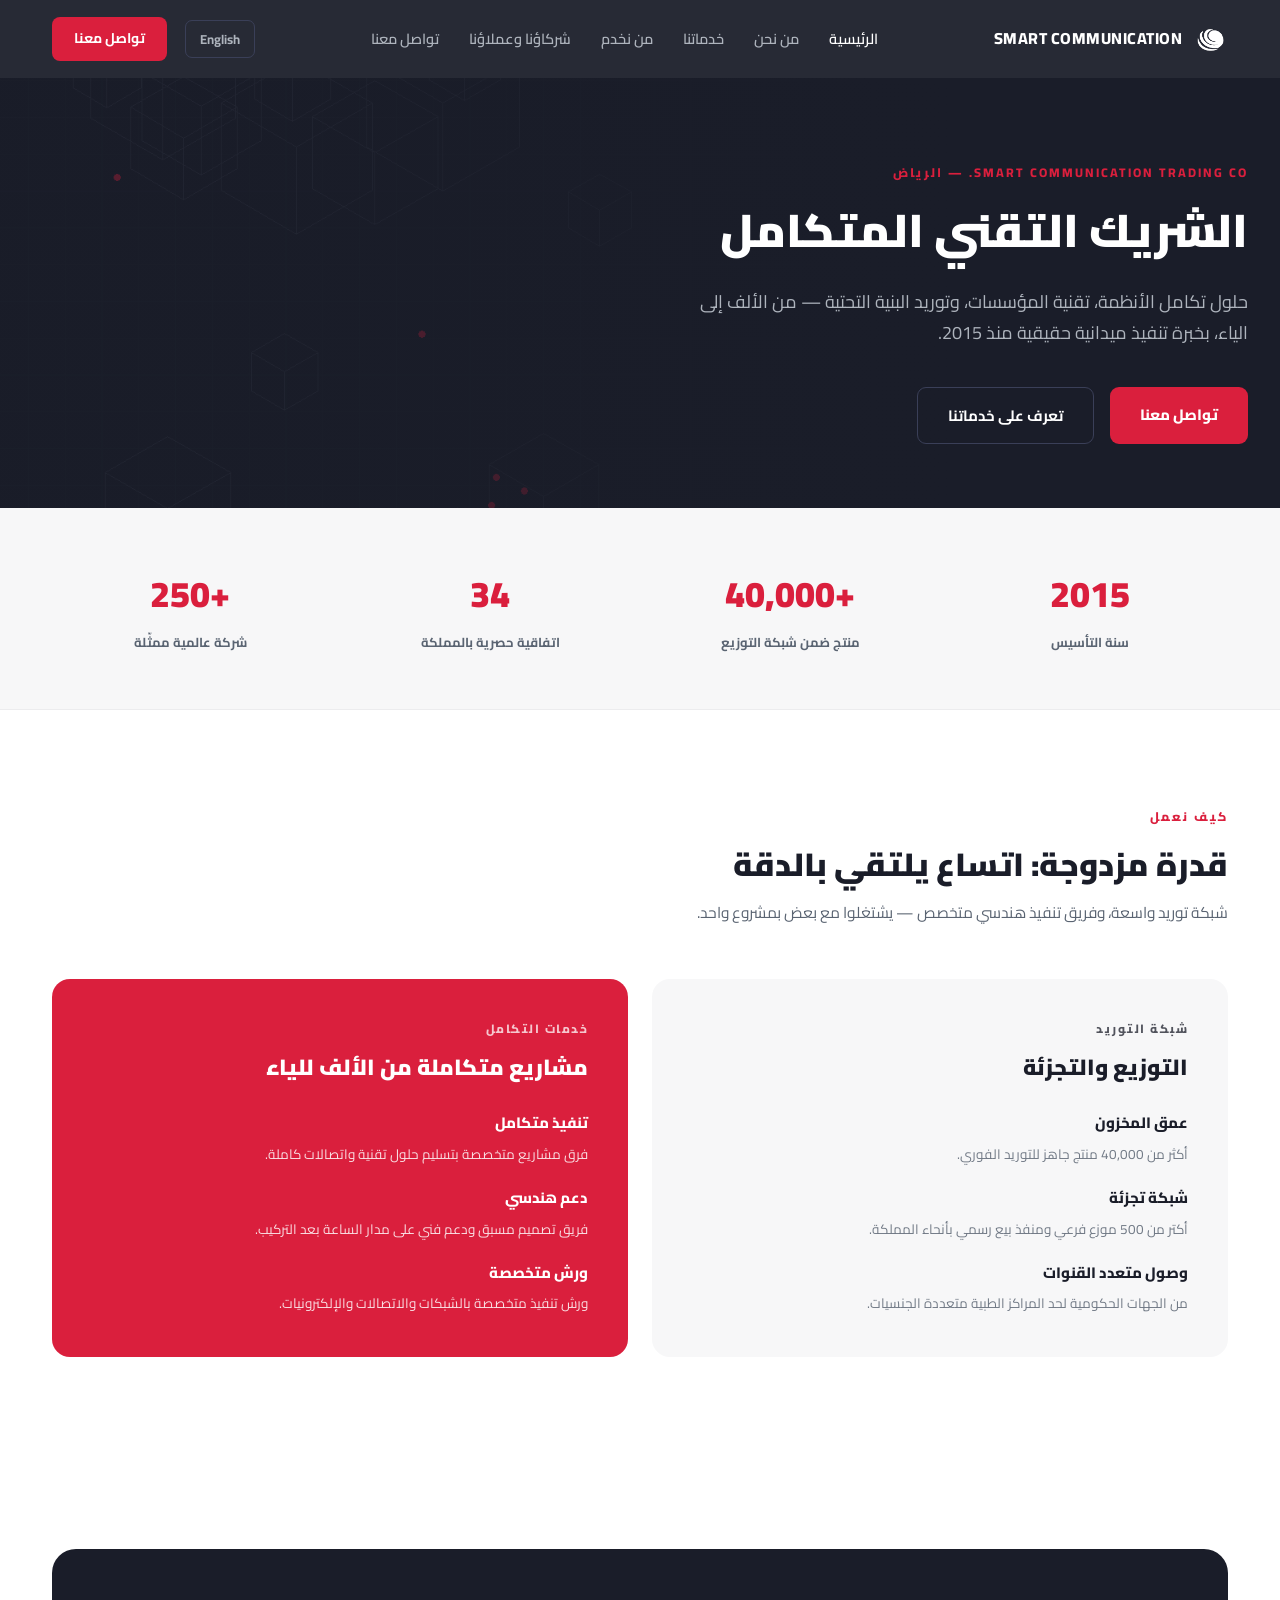
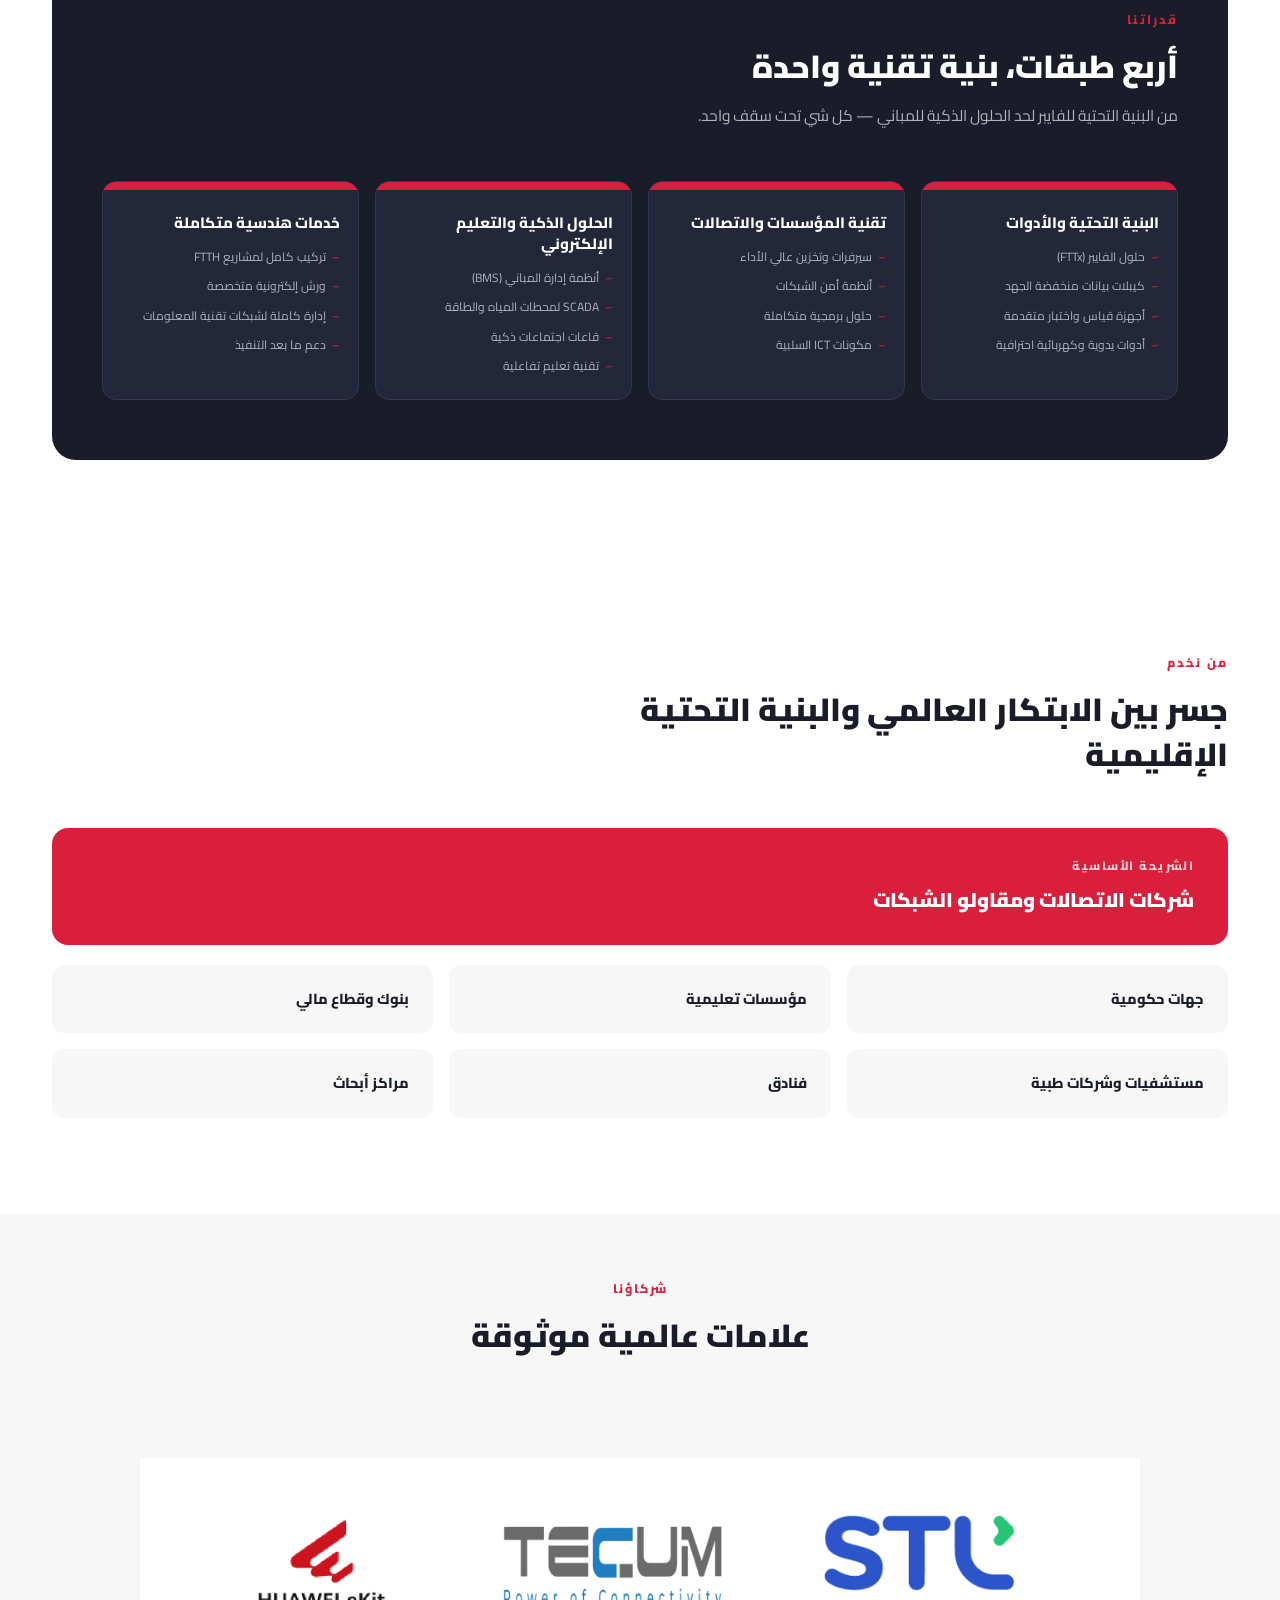
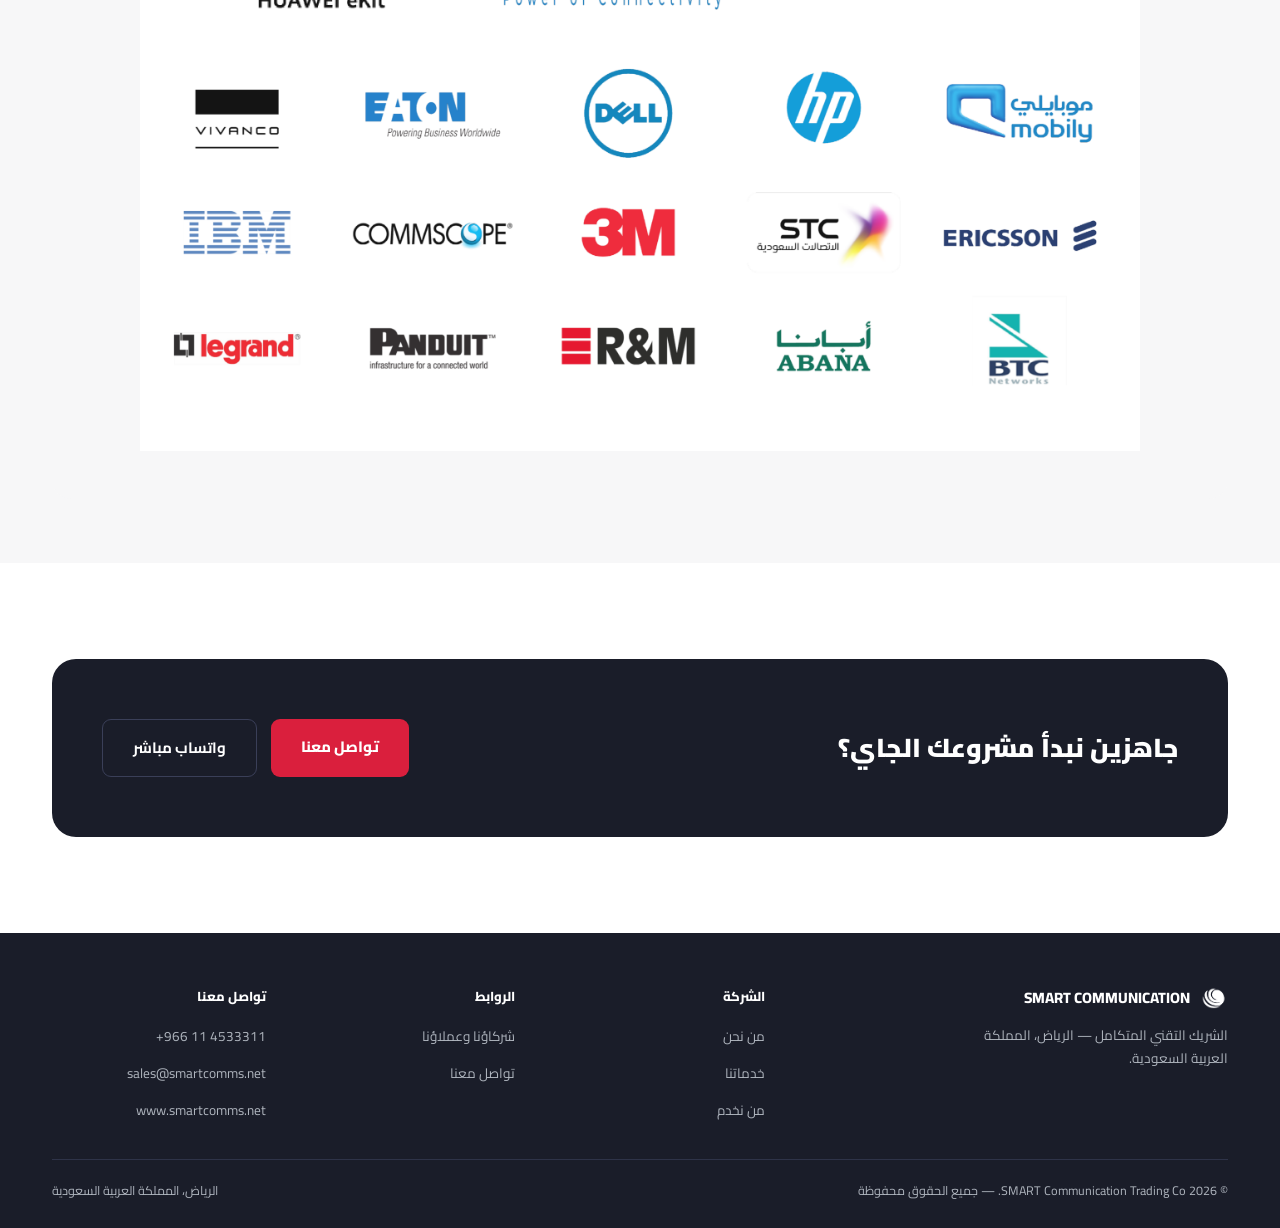
<file: index.html>
<!DOCTYPE html>
<html lang="ar" dir="rtl">
<head>
<meta charset="UTF-8">
<meta name="viewport" content="width=device-width, initial-scale=1.0">
<title>SMART Communication — الشريك التقني المتكامل </title>
<link rel="stylesheet" href="assets/styles.css">
 
</head>
<body>
<header>
  <div class="container nav-wrap">
    <a href="index.html" class="brand">
      <img src="assets/logo_white.png" alt="SMART Communication">
      <span class="brand-text">SMART COMMUNICATION</span>
    </a>
    <nav><ul><li><a href="index.html" class="active">الرئيسية</a></li><li><a href="about.html" class="">من نحن</a></li><li><a href="services.html" class="">خدماتنا</a></li><li><a href="who-we-serve.html" class="">من نخدم</a></li><li><a href="partners.html" class="">شركاؤنا وعملاؤنا</a></li><li><a href="contact.html" class="">تواصل معنا</a></li></ul></nav>
    <div class="nav-right">
      <a href="en/index.html" class="lang-switch">English</a>
      <a href="contact.html" class="nav-cta">تواصل معنا</a>
    </div>
  </div>
</header>

<section class="hero">
  <div class="hero-bg" style="background-image:url('assets/blueprint_bg_rtl.png')"></div>
  <div class="page-hero-fade-rtl"></div>
  <div class="container hero-inner">
    <span class="eyebrow">SMART COMMUNICATION TRADING CO. — الرياض</span>
    <h1>الشريك التقني المتكامل<br></h1>
    <p>حلول تكامل الأنظمة، تقنية المؤسسات، وتوريد البنية التحتية — من الألف إلى الياء، بخبرة تنفيذ ميدانية حقيقية منذ 2015.</p>
    <div class="hero-actions">
      <a href="contact.html" class="btn-primary">تواصل معنا</a>
      <a href="services.html" class="btn-secondary">تعرف على خدماتنا</a>
    </div>
  </div>
</section>

<div class="stats"><div class="container stats-grid"><div><div class="stat-num">2015</div><div class="stat-label">سنة التأسيس</div></div><div><div class="stat-num">+40,000</div><div class="stat-label">منتج ضمن شبكة التوزيع</div></div><div><div class="stat-num">34</div><div class="stat-label">اتفاقية حصرية بالمملكة</div></div><div><div class="stat-num">+250</div><div class="stat-label">شركة عالمية ممثّلة</div></div></div></div>

<section>
  <div class="container">
    <div class="section-head">
      <span class="section-eyebrow">كيف نعمل</span>
      <h2>قدرة مزدوجة: اتساع يلتقي بالدقة</h2>
      <p>شبكة توريد واسعة، وفريق تنفيذ هندسي متخصص — يشتغلوا مع بعض بمشروع واحد.</p>
    </div>
    <div class="engines">
      <div class="engine-card supply">
        <span class="engine-label">شبكة التوريد</span>
        <h3>التوزيع والتجزئة</h3>
        <ul><li><b>عمق المخزون</b><span>أكثر من 40,000 منتج جاهز للتوريد الفوري.</span></li><li><b>شبكة تجزئة</b><span>أكتر من 500 موزع فرعي ومنفذ بيع رسمي بأنحاء المملكة.</span></li><li><b>وصول متعدد القنوات</b><span>من الجهات الحكومية لحد المراكز الطبية متعددة الجنسيات.</span></li></ul>
      </div>
      <div class="engine-card integration">
        <span class="engine-label">خدمات التكامل</span>
        <h3>مشاريع متكاملة من الألف للياء</h3>
        <ul><li><b>تنفيذ متكامل</b><span>فرق مشاريع متخصصة بتسليم حلول تقنية واتصالات كاملة.</span></li><li><b>دعم هندسي</b><span>فريق تصميم مسبق ودعم فني على مدار الساعة بعد التركيب.</span></li><li><b>ورش متخصصة</b><span>ورش تنفيذ متخصصة بالشبكات والاتصالات والإلكترونيات.</span></li></ul>
      </div>
    </div>
  </div>
</section>

<section>
  <div class="container">
    <div class="stack-wrap">
      <div class="section-head">
        <span class="section-eyebrow">قدراتنا</span>
        <h2>أربع طبقات، بنية تقنية واحدة</h2>
        <p>من البنية التحتية للفايبر لحد الحلول الذكية للمباني — كل شي تحت سقف واحد.</p>
      </div>
      <div class="stack-grid"><div class="stack-col"><div class="stack-cap"></div><div class="stack-body"><h4>البنية التحتية والأدوات</h4><ul><li>حلول الفايبر (FTTx)</li><li>كيبلات بيانات منخفضة الجهد</li><li>أجهزة قياس واختبار متقدمة</li><li>أدوات يدوية وكهربائية احترافية</li></ul></div></div><div class="stack-col"><div class="stack-cap"></div><div class="stack-body"><h4>تقنية المؤسسات والاتصالات</h4><ul><li>سيرفرات وتخزين عالي الأداء</li><li>أنظمة أمن الشبكات</li><li>حلول برمجية متكاملة</li><li>مكونات ICT السلبية</li></ul></div></div><div class="stack-col"><div class="stack-cap"></div><div class="stack-body"><h4>الحلول الذكية والتعليم الإلكتروني</h4><ul><li>أنظمة إدارة المباني (BMS)</li><li>SCADA لمحطات المياه والطاقة</li><li>قاعات اجتماعات ذكية</li><li>تقنية تعليم تفاعلية</li></ul></div></div><div class="stack-col"><div class="stack-cap"></div><div class="stack-body"><h4>خدمات هندسية متكاملة</h4><ul><li>تركيب كامل لمشاريع FTTH</li><li>ورش إلكترونية متخصصة</li><li>إدارة كاملة لشبكات تقنية المعلومات</li><li>دعم ما بعد التنفيذ</li></ul></div></div></div>
    </div>
  </div>
</section>

<section>
  <div class="container">
    <div class="section-head">
      <span class="section-eyebrow">من نخدم</span>
      <h2>جسر بين الابتكار العالمي والبنية التحتية الإقليمية</h2>
    </div>
    <div class="serve-primary">
      <span>الشريحة الأساسية</span>
      <strong>شركات الاتصالات ومقاولو الشبكات</strong>
    </div>
    <div class="serve-grid"><div class="serve-item">جهات حكومية</div><div class="serve-item">مؤسسات تعليمية</div><div class="serve-item">بنوك وقطاع مالي</div><div class="serve-item">مستشفيات وشركات طبية</div><div class="serve-item">فنادق</div><div class="serve-item">مراكز أبحاث</div></div>
  </div>
</section>

<section class="tight" style="background:var(--paper);">
  <div class="container">
    <div class="section-head center">
      <span class="section-eyebrow">شركاؤنا</span>
      <h2>علامات عالمية موثوقة</h2>
    </div>
    <div class="logo-block"><img src="assets/partners_grid.png" alt="Partners"></div>
  </div>
</section>

<section>
  <div class="container">
    <div class="cta">
      <h2>جاهزين نبدأ مشروعك الجاي؟</h2>
      <div class="cta-actions">
        <a href="contact.html" class="btn-primary">تواصل معنا</a>
        <a href="https://wa.me/966114533311" class="btn-secondary">واتساب مباشر</a>
      </div>
    </div>
  </div>
</section>

<footer>
  <div class="container">
    <div class="footer-grid">
      <div>
        <div class="footer-brand"><img src="assets/logo_white.png" alt="logo"><span>SMART COMMUNICATION</span></div>
        <p style="font-size:13.5px; max-width:280px; color:var(--steel-light);">الشريك التقني المتكامل  — الرياض، المملكة العربية السعودية.</p>
      </div>
      <div class="footer-col">
        <h5>الشركة</h5>
        <ul>
          <li><a href="about.html">من نحن</a></li>
          <li><a href="services.html">خدماتنا</a></li>
          <li><a href="who-we-serve.html">من نخدم</a></li>
        </ul>
      </div>
      <div class="footer-col">
        <h5>الروابط</h5>
        <ul>
          <li><a href="partners.html">شركاؤنا وعملاؤنا</a></li>
          <li><a href="contact.html">تواصل معنا</a></li>
        </ul>
      </div>
      <div class="footer-col">
        <h5>تواصل معنا</h5>
        <ul>
          <li><a href="tel:+966114533311" dir="ltr" style="display:inline-block">+966 11 4533311</a></li>
          <li><a href="mailto:sales@smartcomms.net" dir="ltr" style="display:inline-block">sales@smartcomms.net</a></li>
          <li><a href="#" dir="ltr" style="display:inline-block">www.smartcomms.net</a></li>
        </ul>
      </div>
    </div>
    <div class="footer-bottom">
      <span>© 2026 SMART Communication Trading Co. — جميع الحقوق محفوظة</span>
      <span>الرياض، المملكة العربية السعودية</span>
    </div>
  </div>
</footer>
</body>
</html>
</file>
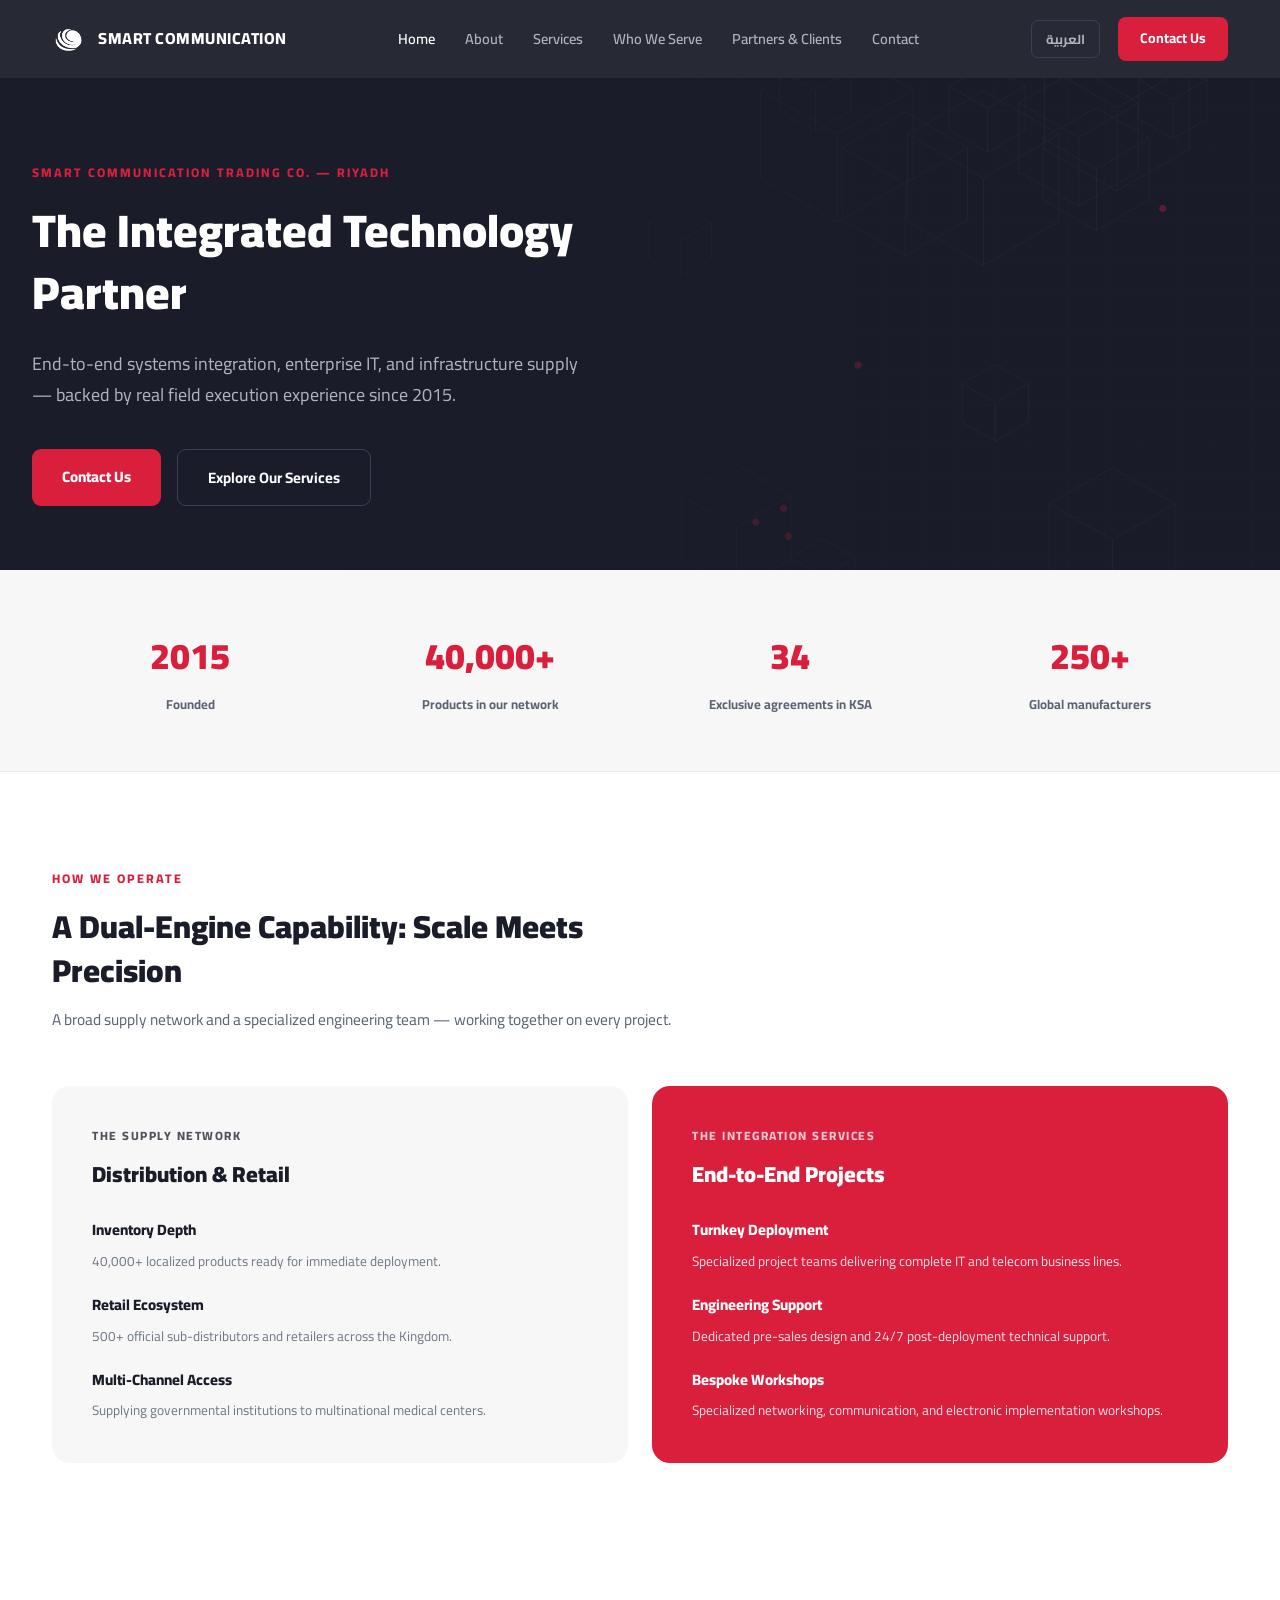
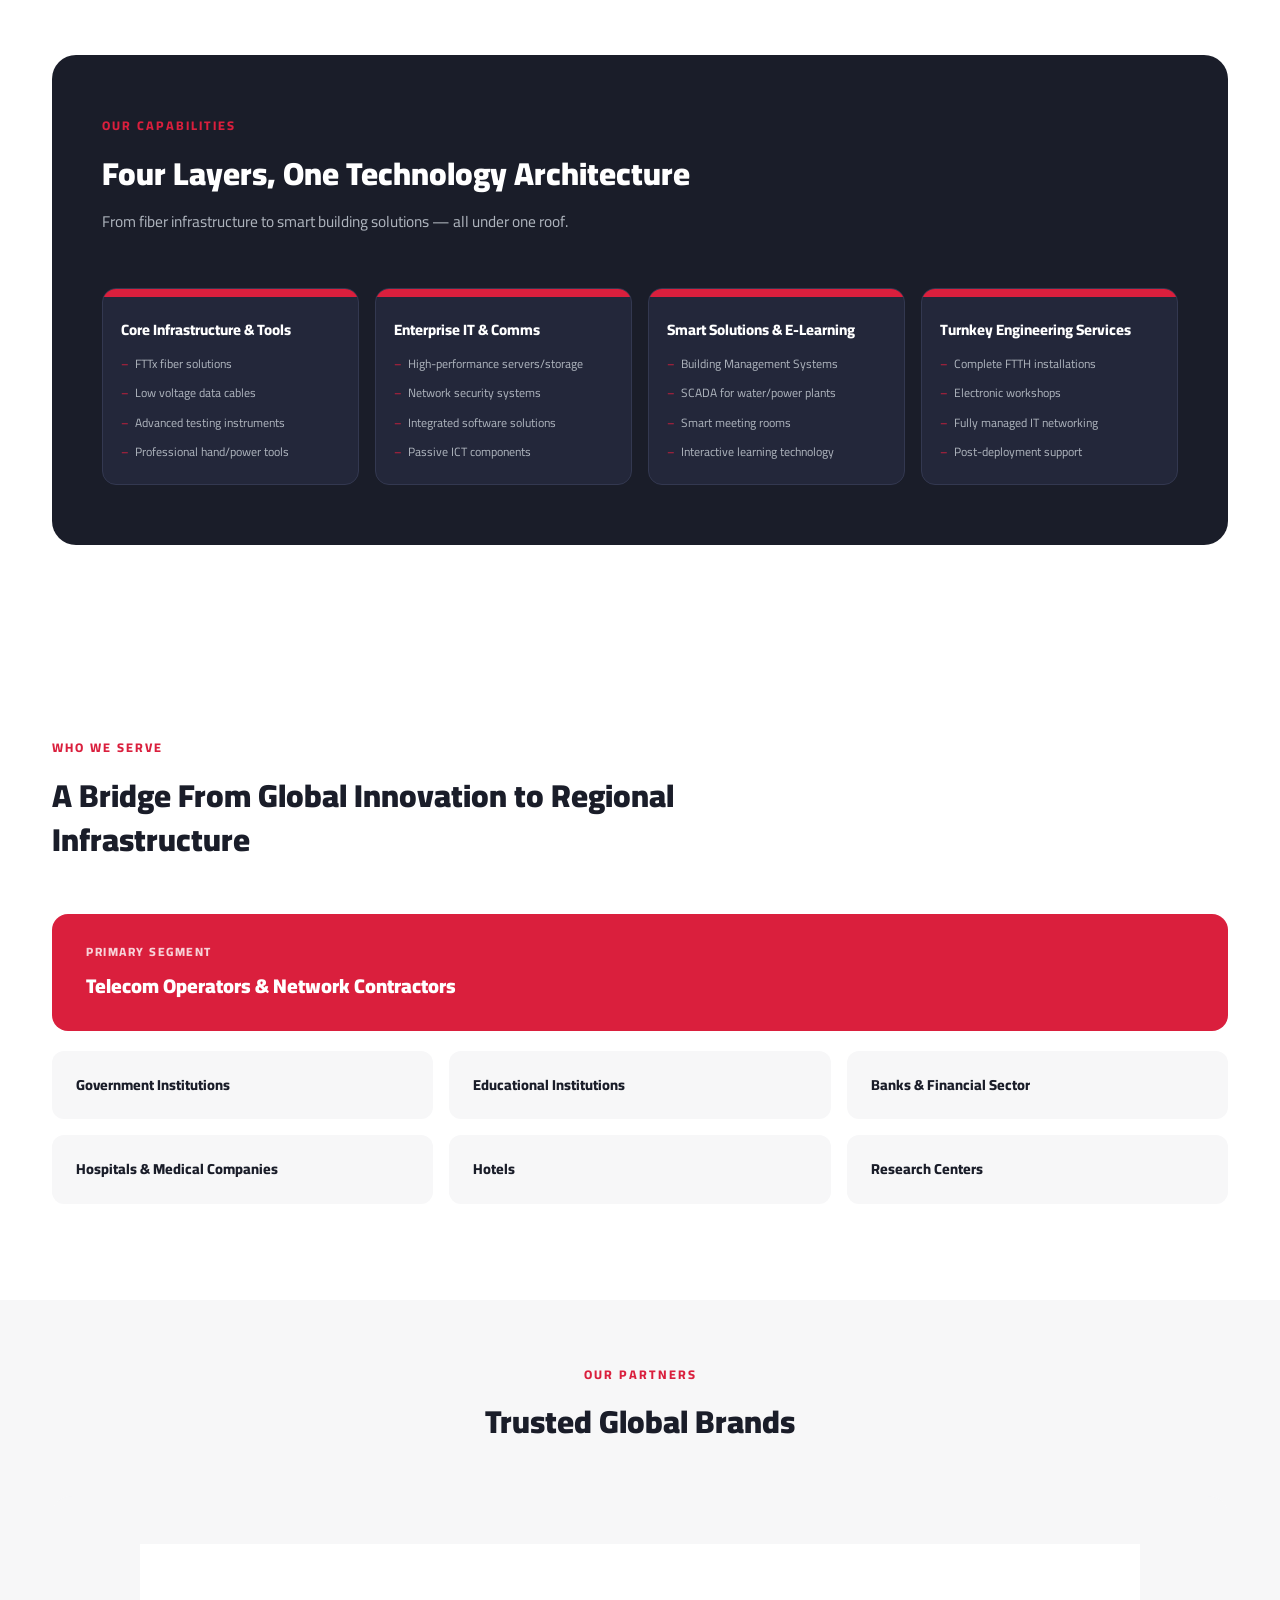
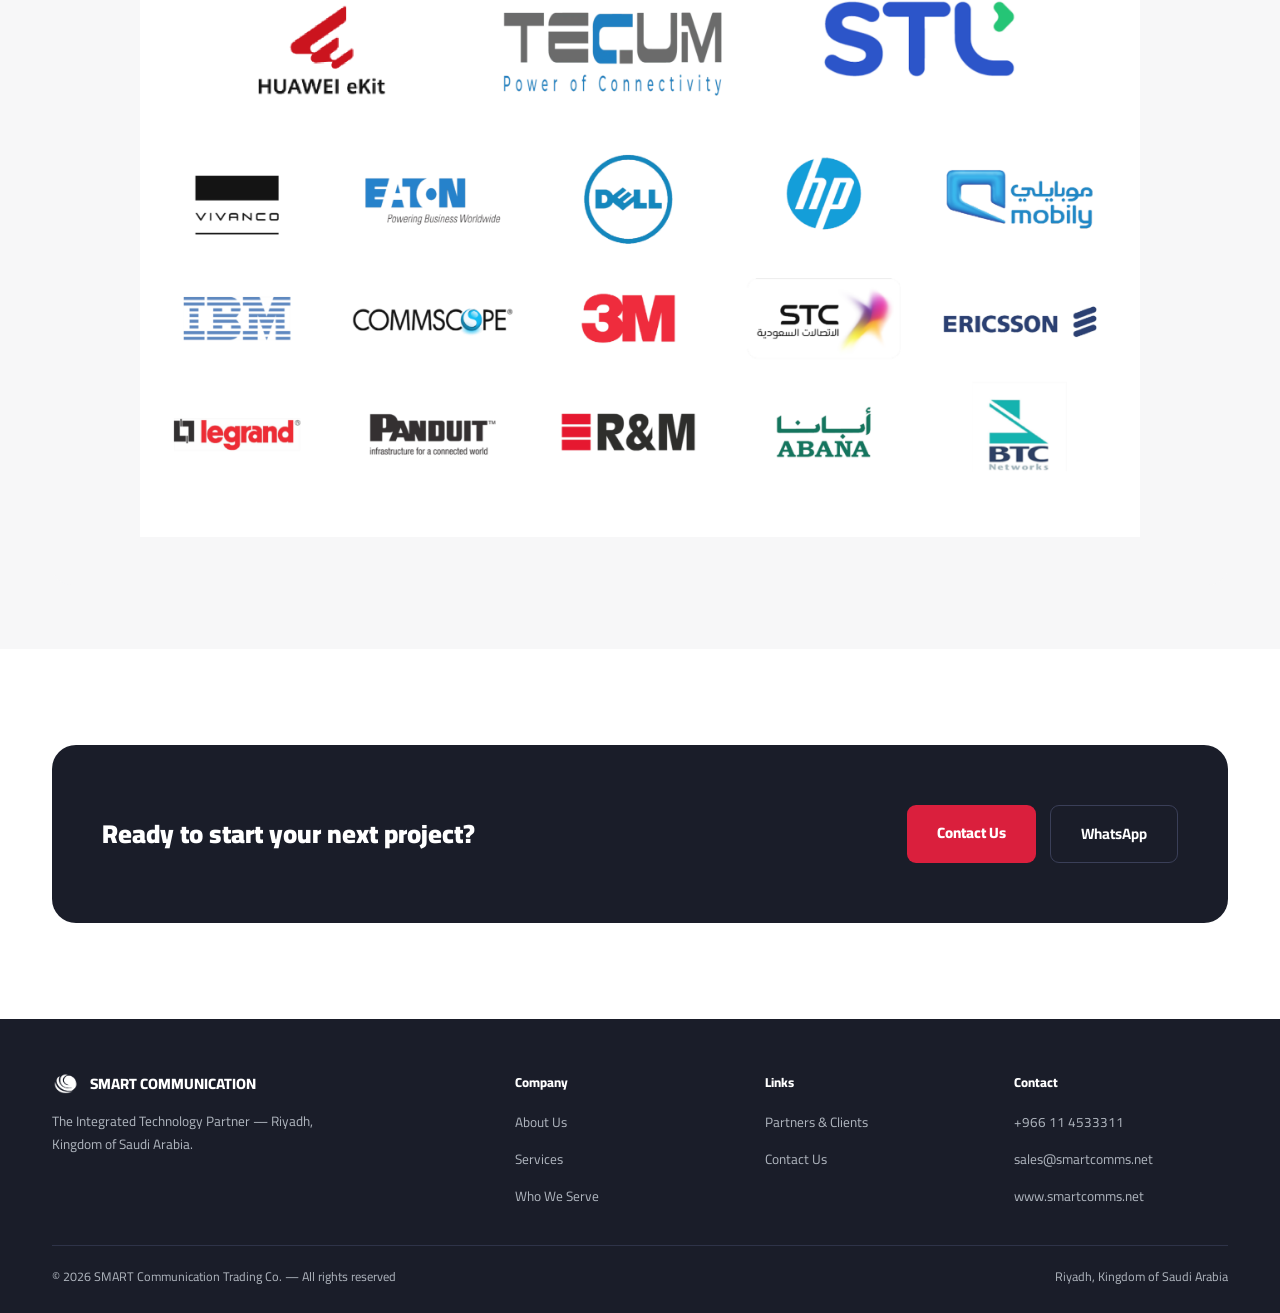
<file: en/index.html>
<!DOCTYPE html>
<html lang="en" dir="ltr">
<head>
<meta charset="UTF-8">
<meta name="viewport" content="width=device-width, initial-scale=1.0">
<title>SMART Communication — The Integrated Technology Partner  </title>
<link rel="stylesheet" href="../assets/styles.css">

</head>
<body>
<header>
  <div class="container nav-wrap">
    <a href="index.html" class="brand">
      <img src="../assets/logo_white.png" alt="SMART Communication">
      <span class="brand-text">SMART COMMUNICATION</span>
    </a>
    <nav><ul><li><a href="index.html" class="active">Home</a></li><li><a href="about.html" class="">About</a></li><li><a href="services.html" class="">Services</a></li><li><a href="who-we-serve.html" class="">Who We Serve</a></li><li><a href="partners.html" class="">Partners & Clients</a></li><li><a href="contact.html" class="">Contact</a></li></ul></nav>
    <div class="nav-right">
      <a href="../index.html" class="lang-switch">العربية</a>
      <a href="contact.html" class="nav-cta">Contact Us</a>
    </div>
  </div>
</header>

<section class="hero">
  <div class="hero-bg" style="background-image:url('../assets/blueprint_bg.png')"></div>
  <div class="page-hero-fade-ltr"></div>
  <div class="container hero-inner">
    <span class="eyebrow">SMART COMMUNICATION TRADING CO. — RIYADH</span>
    <h1>The Integrated Technology<br>Partner  </h1>
    <p>End-to-end systems integration, enterprise IT, and infrastructure supply — backed by real field execution experience since 2015.</p>
    <div class="hero-actions">
      <a href="contact.html" class="btn-primary">Contact Us</a>
      <a href="services.html" class="btn-secondary">Explore Our Services</a>
    </div>
  </div>
</section>

<div class="stats"><div class="container stats-grid"><div><div class="stat-num">2015</div><div class="stat-label">Founded</div></div><div><div class="stat-num">40,000+</div><div class="stat-label">Products in our network</div></div><div><div class="stat-num">34</div><div class="stat-label">Exclusive agreements in KSA</div></div><div><div class="stat-num">250+</div><div class="stat-label">Global manufacturers</div></div></div></div>

<section>
  <div class="container">
    <div class="section-head">
      <span class="section-eyebrow">How We Operate</span>
      <h2>A Dual-Engine Capability: Scale Meets Precision</h2>
      <p>A broad supply network and a specialized engineering team — working together on every project.</p>
    </div>
    <div class="engines">
      <div class="engine-card supply">
        <span class="engine-label">THE SUPPLY NETWORK</span>
        <h3>Distribution & Retail</h3>
        <ul><li><b>Inventory Depth</b><span>40,000+ localized products ready for immediate deployment.</span></li><li><b>Retail Ecosystem</b><span>500+ official sub-distributors and retailers across the Kingdom.</span></li><li><b>Multi-Channel Access</b><span>Supplying governmental institutions to multinational medical centers.</span></li></ul>
      </div>
      <div class="engine-card integration">
        <span class="engine-label">THE INTEGRATION SERVICES</span>
        <h3>End-to-End Projects</h3>
        <ul><li><b>Turnkey Deployment</b><span>Specialized project teams delivering complete IT and telecom business lines.</span></li><li><b>Engineering Support</b><span>Dedicated pre-sales design and 24/7 post-deployment technical support.</span></li><li><b>Bespoke Workshops</b><span>Specialized networking, communication, and electronic implementation workshops.</span></li></ul>
      </div>
    </div>
  </div>
</section>

<section>
  <div class="container">
    <div class="stack-wrap">
      <div class="section-head">
        <span class="section-eyebrow">Our Capabilities</span>
        <h2>Four Layers, One Technology Architecture</h2>
        <p>From fiber infrastructure to smart building solutions — all under one roof.</p>
      </div>
      <div class="stack-grid"><div class="stack-col"><div class="stack-cap"></div><div class="stack-body"><h4>Core Infrastructure & Tools</h4><ul><li>FTTx fiber solutions</li><li>Low voltage data cables</li><li>Advanced testing instruments</li><li>Professional hand/power tools</li></ul></div></div><div class="stack-col"><div class="stack-cap"></div><div class="stack-body"><h4>Enterprise IT & Comms</h4><ul><li>High-performance servers/storage</li><li>Network security systems</li><li>Integrated software solutions</li><li>Passive ICT components</li></ul></div></div><div class="stack-col"><div class="stack-cap"></div><div class="stack-body"><h4>Smart Solutions & E-Learning</h4><ul><li>Building Management Systems</li><li>SCADA for water/power plants</li><li>Smart meeting rooms</li><li>Interactive learning technology</li></ul></div></div><div class="stack-col"><div class="stack-cap"></div><div class="stack-body"><h4>Turnkey Engineering Services</h4><ul><li>Complete FTTH installations</li><li>Electronic workshops</li><li>Fully managed IT networking</li><li>Post-deployment support</li></ul></div></div></div>
    </div>
  </div>
</section>

<section>
  <div class="container">
    <div class="section-head">
      <span class="section-eyebrow">Who We Serve</span>
      <h2>A Bridge From Global Innovation to Regional Infrastructure</h2>
    </div>
    <div class="serve-primary">
      <span>PRIMARY SEGMENT</span>
      <strong>Telecom Operators & Network Contractors</strong>
    </div>
    <div class="serve-grid"><div class="serve-item">Government Institutions</div><div class="serve-item">Educational Institutions</div><div class="serve-item">Banks & Financial Sector</div><div class="serve-item">Hospitals & Medical Companies</div><div class="serve-item">Hotels</div><div class="serve-item">Research Centers</div></div>
  </div>
</section>

<section class="tight" style="background:var(--paper);">
  <div class="container">
    <div class="section-head center">
      <span class="section-eyebrow">Our Partners</span>
      <h2>Trusted Global Brands</h2>
    </div>
    <div class="logo-block"><img src="../assets/partners_grid.png" alt="Partners"></div>
  </div>
</section>

<section>
  <div class="container">
    <div class="cta">
      <h2>Ready to start your next project?</h2>
      <div class="cta-actions">
        <a href="contact.html" class="btn-primary">Contact Us</a>
        <a href="https://wa.me/966114533311" class="btn-secondary">WhatsApp</a>
      </div>
    </div>
  </div>
</section>

<footer>
  <div class="container">
    <div class="footer-grid">
      <div>
        <div class="footer-brand"><img src="../assets/logo_white.png" alt="logo"><span>SMART COMMUNICATION</span></div>
        <p style="font-size:13.5px; max-width:280px; color:var(--steel-light);">The Integrated Technology Partner   — Riyadh, Kingdom of Saudi Arabia.</p>
      </div>
      <div class="footer-col">
        <h5>Company</h5>
        <ul>
          <li><a href="about.html">About Us</a></li>
          <li><a href="services.html">Services</a></li>
          <li><a href="who-we-serve.html">Who We Serve</a></li>
        </ul>
      </div>
      <div class="footer-col">
        <h5>Links</h5>
        <ul>
          <li><a href="partners.html">Partners & Clients</a></li>
          <li><a href="contact.html">Contact Us</a></li>
        </ul>
      </div>
      <div class="footer-col">
        <h5>Contact</h5>
        <ul>
          <li><a href="tel:+966114533311" dir="ltr" style="display:inline-block">+966 11 4533311</a></li>
          <li><a href="mailto:sales@smartcomms.net" dir="ltr" style="display:inline-block">sales@smartcomms.net</a></li>
          <li><a href="#" dir="ltr" style="display:inline-block">www.smartcomms.net</a></li>
        </ul>
      </div>
    </div>
    <div class="footer-bottom">
      <span>© 2026 SMART Communication Trading Co. — All rights reserved</span>
      <span>Riyadh, Kingdom of Saudi Arabia</span>
    </div>
  </div>
</footer>
</body>
</html>
</file>
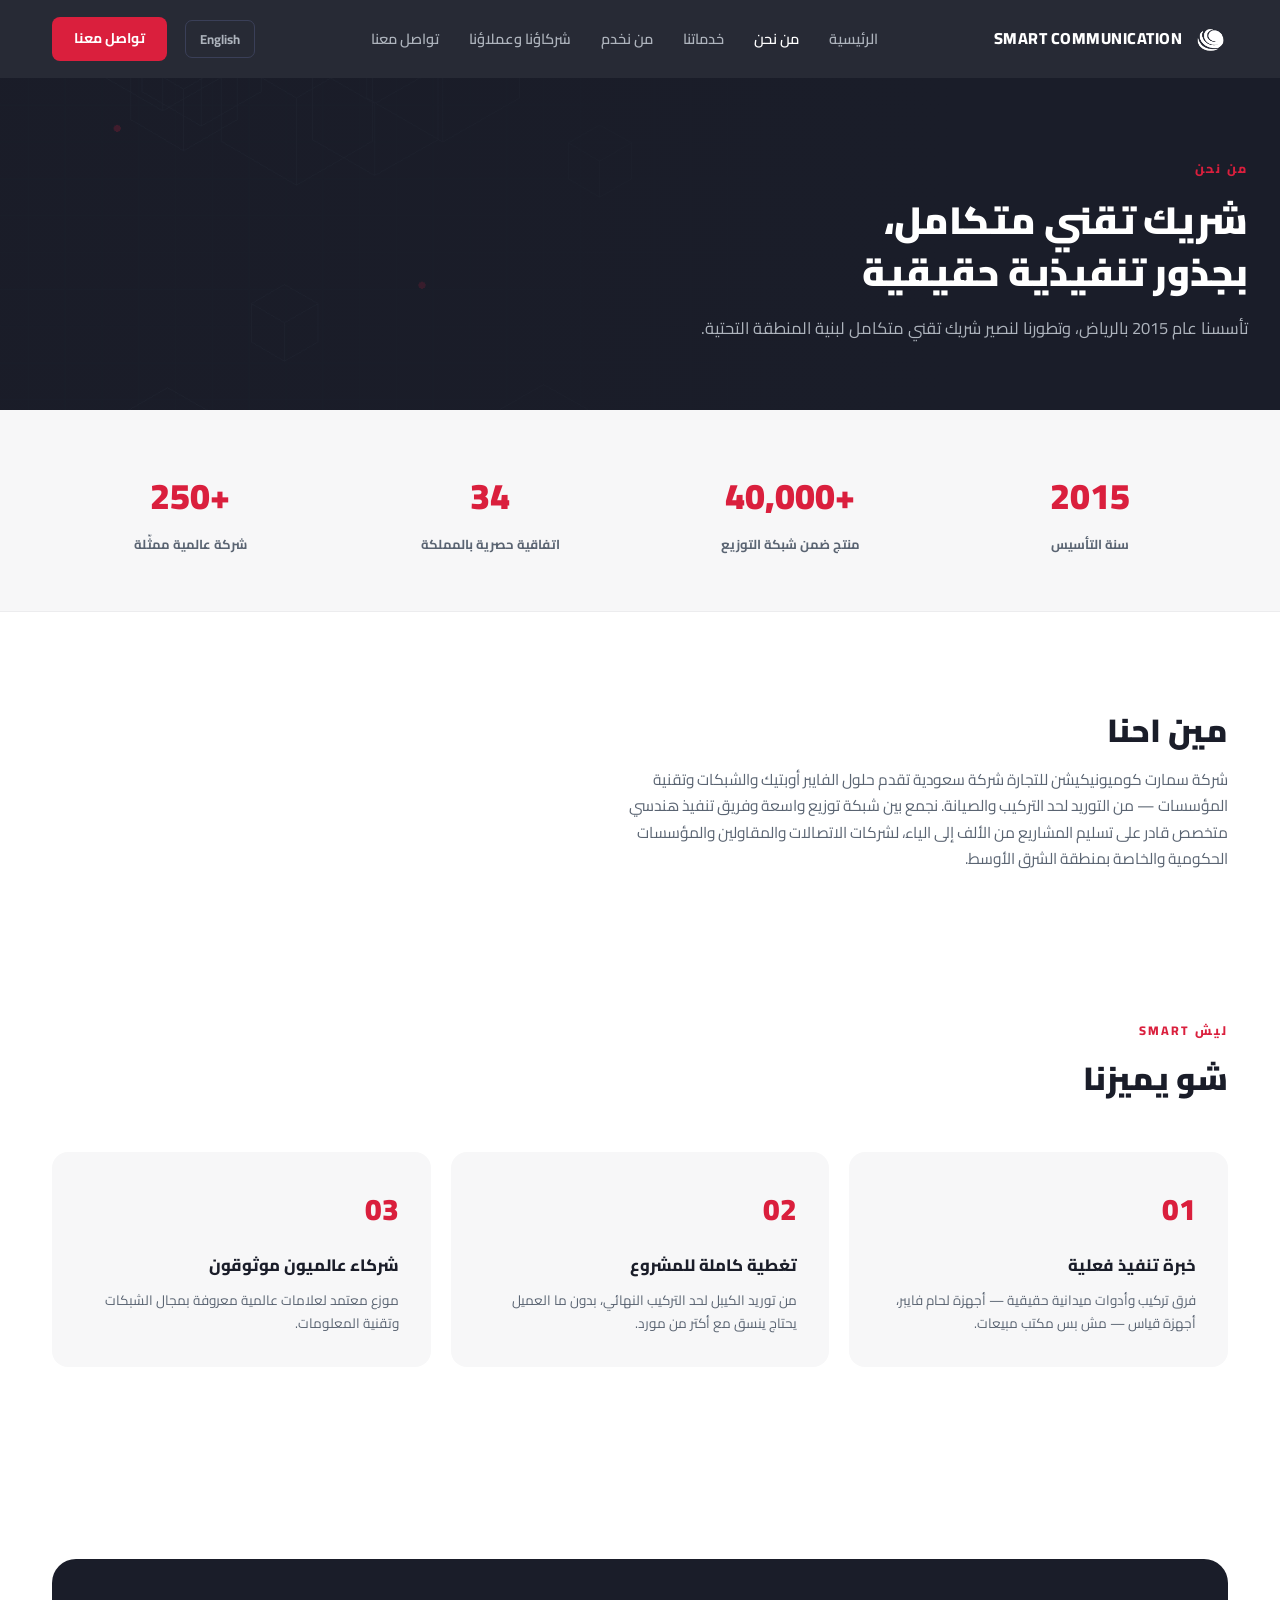
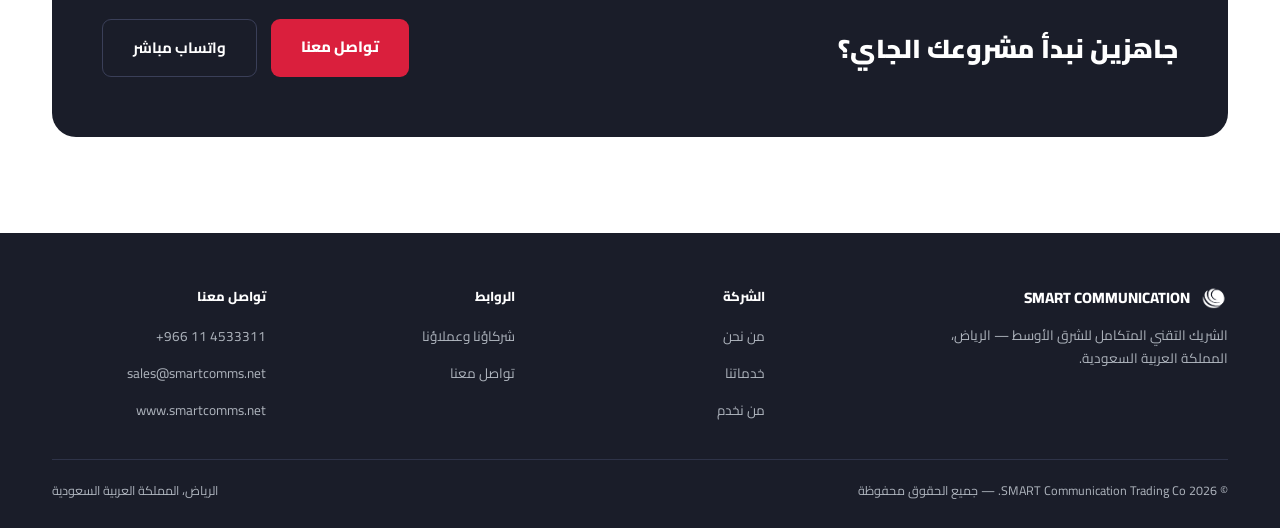
<file: about.html>
<!DOCTYPE html>
<html lang="ar" dir="rtl">
<head>
<meta charset="UTF-8">
<meta name="viewport" content="width=device-width, initial-scale=1.0">
<title>من نحن — SMART Communication</title>
<link rel="stylesheet" href="assets/styles.css">

</head>
<body>
<header>
  <div class="container nav-wrap">
    <a href="index.html" class="brand">
      <img src="assets/logo_white.png" alt="SMART Communication">
      <span class="brand-text">SMART COMMUNICATION</span>
    </a>
    <nav><ul><li><a href="index.html" class="">الرئيسية</a></li><li><a href="about.html" class="active">من نحن</a></li><li><a href="services.html" class="">خدماتنا</a></li><li><a href="who-we-serve.html" class="">من نخدم</a></li><li><a href="partners.html" class="">شركاؤنا وعملاؤنا</a></li><li><a href="contact.html" class="">تواصل معنا</a></li></ul></nav>
    <div class="nav-right">
      <a href="en/about.html" class="lang-switch">English</a>
      <a href="contact.html" class="nav-cta">تواصل معنا</a>
    </div>
  </div>
</header>

<section class="page-hero">
  <div class="page-hero-bg" style="background-image:url('assets/blueprint_bg_rtl.png')"></div>
  <div class="page-hero-fade-rtl"></div>
  <div class="container page-hero-inner">
    <span class="eyebrow">من نحن</span>
    <h1>شريك تقني متكامل،<br>بجذور تنفيذية حقيقية</h1>
    <p>تأسسنا عام 2015 بالرياض، وتطورنا لنصير شريك تقني متكامل لبنية المنطقة التحتية.</p>
  </div>
</section>

<div class="stats"><div class="container stats-grid"><div><div class="stat-num">2015</div><div class="stat-label">سنة التأسيس</div></div><div><div class="stat-num">+40,000</div><div class="stat-label">منتج ضمن شبكة التوزيع</div></div><div><div class="stat-num">34</div><div class="stat-label">اتفاقية حصرية بالمملكة</div></div><div><div class="stat-num">+250</div><div class="stat-label">شركة عالمية ممثّلة</div></div></div></div>

<section>
  <div class="container">
    <div class="section-head">
      <h2>مين احنا</h2>
      <p>شركة سمارت كوميونيكيشن للتجارة شركة سعودية تقدم حلول الفايبر أوبتيك والشبكات وتقنية المؤسسات — من التوريد لحد التركيب والصيانة. نجمع بين شبكة توزيع واسعة وفريق تنفيذ هندسي متخصص قادر على تسليم المشاريع من الألف إلى الياء، لشركات الاتصالات والمقاولين والمؤسسات الحكومية والخاصة بمنطقة الشرق الأوسط.</p>
    </div>
  </div>
</section>

<section style="padding-top:0;">
  <div class="container">
    <div class="section-head">
      <span class="section-eyebrow">ليش SMART</span>
      <h2>شو يميزنا</h2>
    </div>
    <div class="pillars"><div class="pillar"><div class="num">01</div><h4>خبرة تنفيذ فعلية</h4><p>فرق تركيب وأدوات ميدانية حقيقية — أجهزة لحام فايبر، أجهزة قياس — مش بس مكتب مبيعات.</p></div><div class="pillar"><div class="num">02</div><h4>تغطية كاملة للمشروع</h4><p>من توريد الكيبل لحد التركيب النهائي، بدون ما العميل يحتاج ينسق مع أكتر من مورد.</p></div><div class="pillar"><div class="num">03</div><h4>شركاء عالميون موثوقون</h4><p>موزع معتمد لعلامات عالمية معروفة بمجال الشبكات وتقنية المعلومات.</p></div></div>
  </div>
</section>

<section>
  <div class="container">
    <div class="cta">
      <h2>جاهزين نبدأ مشروعك الجاي؟</h2>
      <div class="cta-actions">
        <a href="contact.html" class="btn-primary">تواصل معنا</a>
        <a href="https://wa.me/966114533311" class="btn-secondary">واتساب مباشر</a>
      </div>
    </div>
  </div>
</section>

<footer>
  <div class="container">
    <div class="footer-grid">
      <div>
        <div class="footer-brand"><img src="assets/logo_white.png" alt="logo"><span>SMART COMMUNICATION</span></div>
        <p style="font-size:13.5px; max-width:280px; color:var(--steel-light);">الشريك التقني المتكامل للشرق الأوسط — الرياض، المملكة العربية السعودية.</p>
      </div>
      <div class="footer-col">
        <h5>الشركة</h5>
        <ul>
          <li><a href="about.html">من نحن</a></li>
          <li><a href="services.html">خدماتنا</a></li>
          <li><a href="who-we-serve.html">من نخدم</a></li>
        </ul>
      </div>
      <div class="footer-col">
        <h5>الروابط</h5>
        <ul>
          <li><a href="partners.html">شركاؤنا وعملاؤنا</a></li>
          <li><a href="contact.html">تواصل معنا</a></li>
        </ul>
      </div>
      <div class="footer-col">
        <h5>تواصل معنا</h5>
        <ul>
          <li><a href="tel:+966114533311" dir="ltr" style="display:inline-block">+966 11 4533311</a></li>
          <li><a href="mailto:sales@smartcomms.net" dir="ltr" style="display:inline-block">sales@smartcomms.net</a></li>
          <li><a href="#" dir="ltr" style="display:inline-block">www.smartcomms.net</a></li>
        </ul>
      </div>
    </div>
    <div class="footer-bottom">
      <span>© 2026 SMART Communication Trading Co. — جميع الحقوق محفوظة</span>
      <span>الرياض، المملكة العربية السعودية</span>
    </div>
  </div>
</footer>
</body>
</html>
</file>
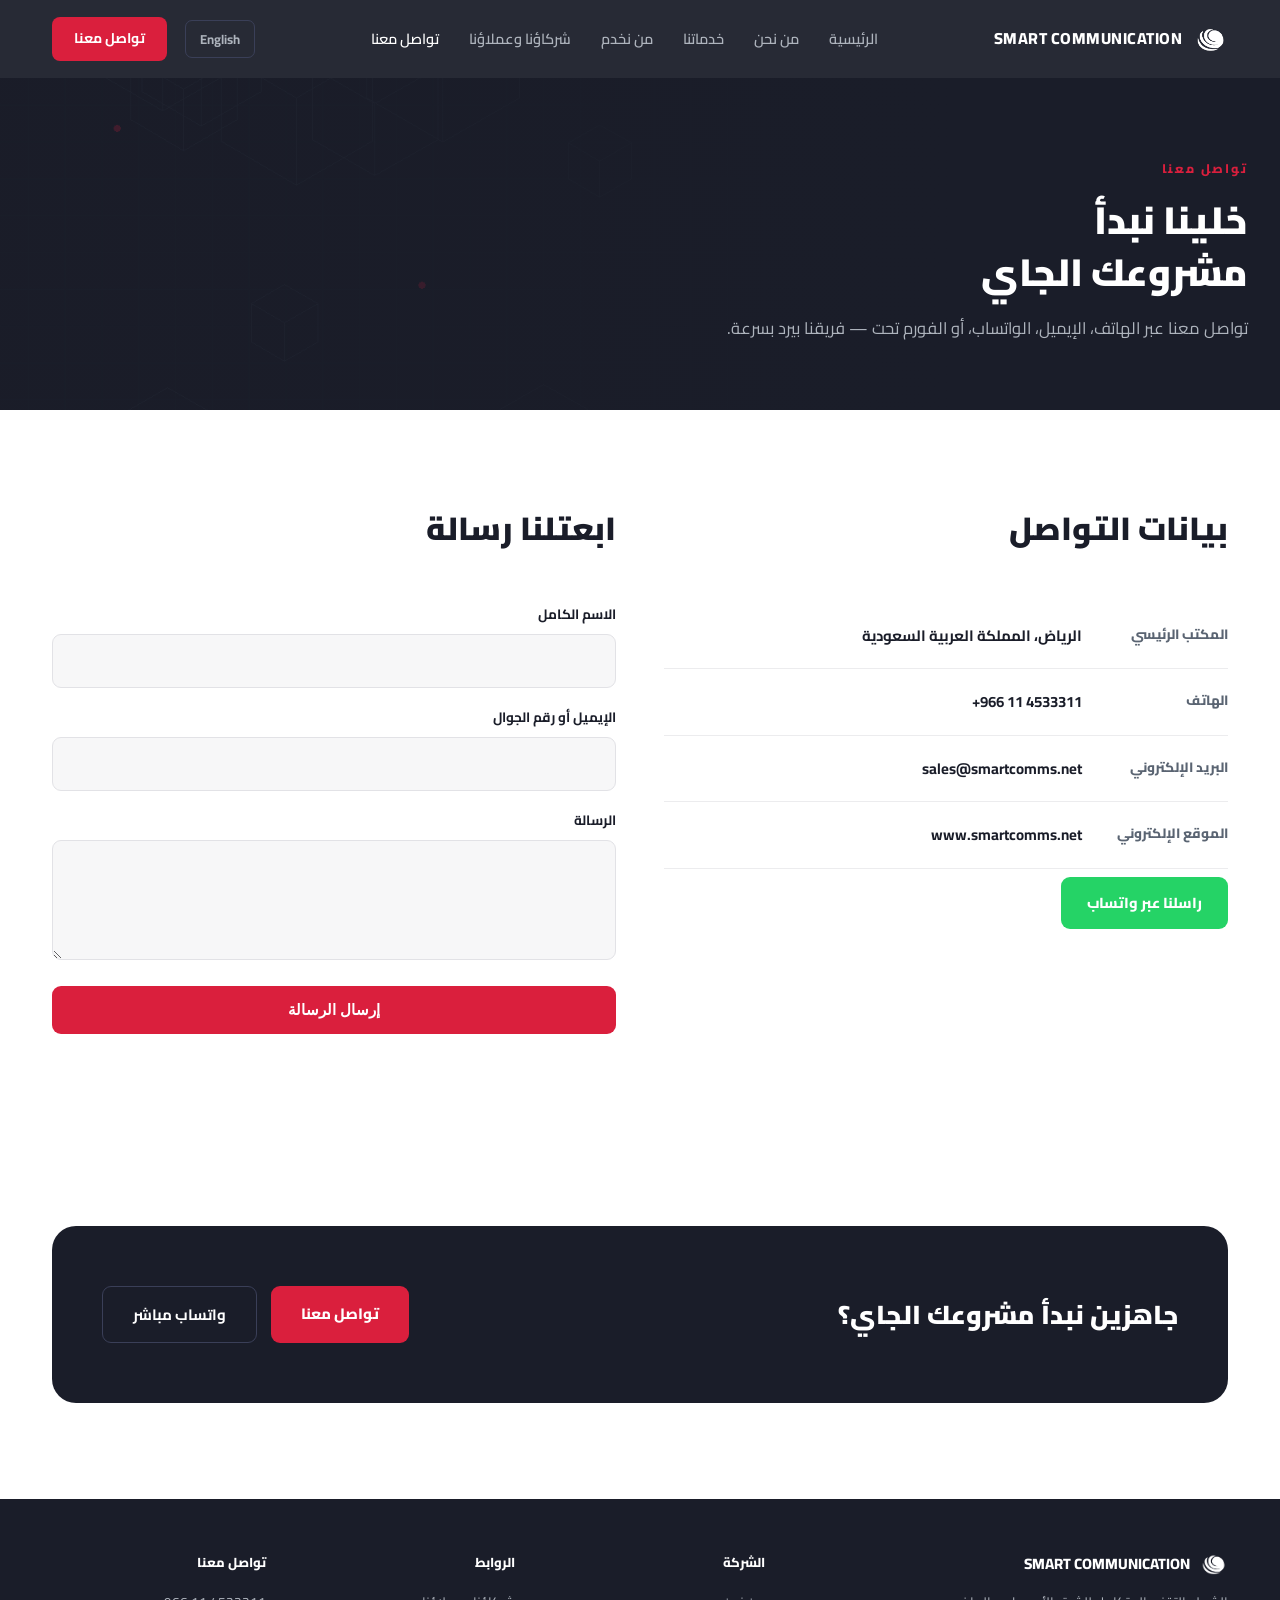
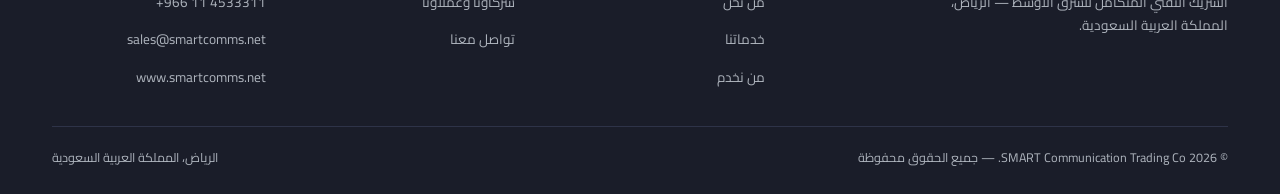
<file: contact.html>
<!DOCTYPE html>
<html lang="ar" dir="rtl">
<head>
<meta charset="UTF-8">
<meta name="viewport" content="width=device-width, initial-scale=1.0">
<title>تواصل معنا — SMART Communication</title>
<link rel="stylesheet" href="assets/styles.css">

</head>
<body>
<header>
  <div class="container nav-wrap">
    <a href="index.html" class="brand">
      <img src="assets/logo_white.png" alt="SMART Communication">
      <span class="brand-text">SMART COMMUNICATION</span>
    </a>
    <nav><ul><li><a href="index.html" class="">الرئيسية</a></li><li><a href="about.html" class="">من نحن</a></li><li><a href="services.html" class="">خدماتنا</a></li><li><a href="who-we-serve.html" class="">من نخدم</a></li><li><a href="partners.html" class="">شركاؤنا وعملاؤنا</a></li><li><a href="contact.html" class="active">تواصل معنا</a></li></ul></nav>
    <div class="nav-right">
      <a href="en/contact.html" class="lang-switch">English</a>
      <a href="contact.html" class="nav-cta">تواصل معنا</a>
    </div>
  </div>
</header>

<section class="page-hero">
  <div class="page-hero-bg" style="background-image:url('assets/blueprint_bg_rtl.png')"></div>
  <div class="page-hero-fade-rtl"></div>
  <div class="container page-hero-inner">
    <span class="eyebrow">تواصل معنا</span>
    <h1>خلينا نبدأ<br>مشروعك الجاي</h1>
    <p>تواصل معنا عبر الهاتف، الإيميل، الواتساب، أو الفورم تحت — فريقنا بيرد بسرعة.</p>
  </div>
</section>

<section>
  <div class="container">
    <div class="contact-grid">
      <div>
        <div class="section-head"><h2>بيانات التواصل</h2></div>
        <div class="info-row"><div class="label">المكتب الرئيسي</div><div class="value">الرياض، المملكة العربية السعودية</div></div><div class="info-row"><div class="label">الهاتف</div><div class="value" dir="ltr" style="text-align:left">+966 11 4533311</div></div><div class="info-row"><div class="label">البريد الإلكتروني</div><div class="value" dir="ltr" style="text-align:left">sales@smartcomms.net</div></div><div class="info-row"><div class="label">الموقع الإلكتروني</div><div class="value" dir="ltr" style="text-align:left">www.smartcomms.net</div></div>
        <a href="https://wa.me/966114533311" class="whatsapp-btn">راسلنا عبر واتساب</a>
      </div>
      <div>
        <div class="section-head"><h2>ابعتلنا رسالة</h2></div>
        <form action="mailto:sales@smartcomms.net" method="post" enctype="text/plain">
          <div class="form-group"><label>الاسم الكامل</label><input type="text" required></div>
          <div class="form-group"><label>الإيميل أو رقم الجوال</label><input type="text" required></div>
          <div class="form-group"><label>الرسالة</label><textarea required></textarea></div>
          <button type="submit" class="btn-primary" style="width:100%;">إرسال الرسالة</button>
        </form>
      </div>
    </div>
  </div>
</section>

<section>
  <div class="container">
    <div class="cta">
      <h2>جاهزين نبدأ مشروعك الجاي؟</h2>
      <div class="cta-actions">
        <a href="contact.html" class="btn-primary">تواصل معنا</a>
        <a href="https://wa.me/966114533311" class="btn-secondary">واتساب مباشر</a>
      </div>
    </div>
  </div>
</section>

<footer>
  <div class="container">
    <div class="footer-grid">
      <div>
        <div class="footer-brand"><img src="assets/logo_white.png" alt="logo"><span>SMART COMMUNICATION</span></div>
        <p style="font-size:13.5px; max-width:280px; color:var(--steel-light);">الشريك التقني المتكامل للشرق الأوسط — الرياض، المملكة العربية السعودية.</p>
      </div>
      <div class="footer-col">
        <h5>الشركة</h5>
        <ul>
          <li><a href="about.html">من نحن</a></li>
          <li><a href="services.html">خدماتنا</a></li>
          <li><a href="who-we-serve.html">من نخدم</a></li>
        </ul>
      </div>
      <div class="footer-col">
        <h5>الروابط</h5>
        <ul>
          <li><a href="partners.html">شركاؤنا وعملاؤنا</a></li>
          <li><a href="contact.html">تواصل معنا</a></li>
        </ul>
      </div>
      <div class="footer-col">
        <h5>تواصل معنا</h5>
        <ul>
          <li><a href="tel:+966114533311" dir="ltr" style="display:inline-block">+966 11 4533311</a></li>
          <li><a href="mailto:sales@smartcomms.net" dir="ltr" style="display:inline-block">sales@smartcomms.net</a></li>
          <li><a href="#" dir="ltr" style="display:inline-block">www.smartcomms.net</a></li>
        </ul>
      </div>
    </div>
    <div class="footer-bottom">
      <span>© 2026 SMART Communication Trading Co. — جميع الحقوق محفوظة</span>
      <span>الرياض، المملكة العربية السعودية</span>
    </div>
  </div>
</footer>
</body>
</html>
</file>
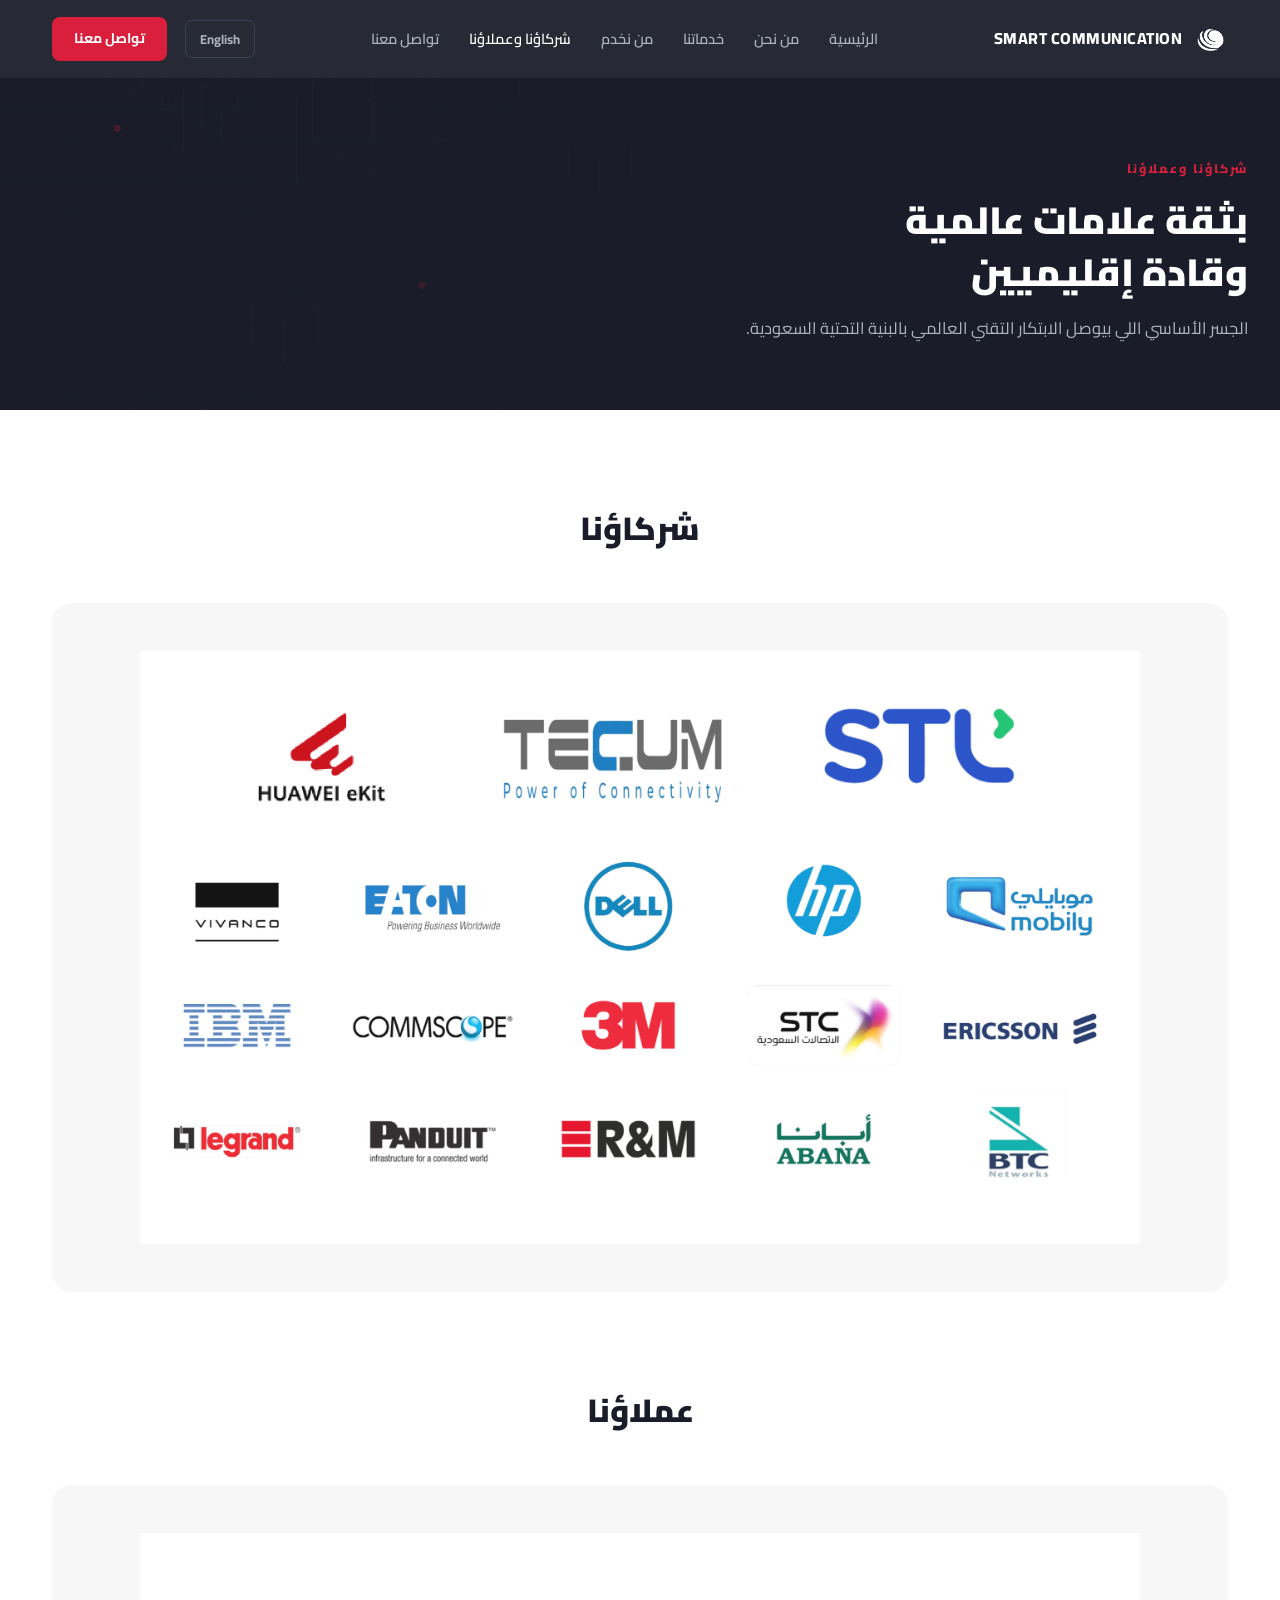
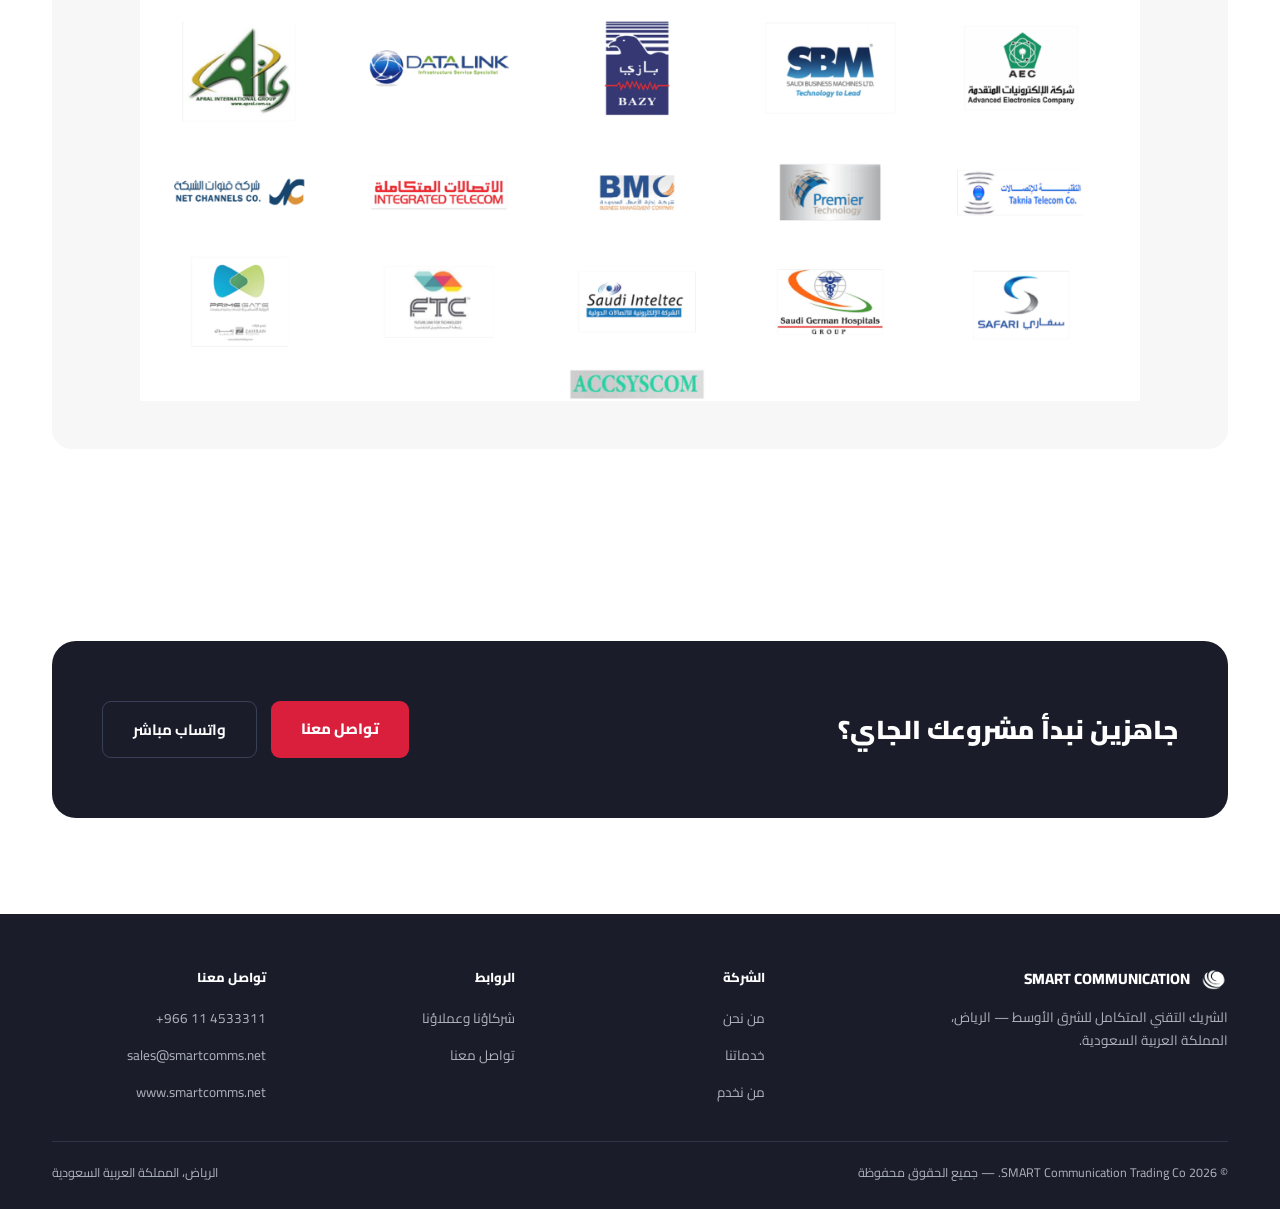
<file: partners.html>
<!DOCTYPE html>
<html lang="ar" dir="rtl">
<head>
<meta charset="UTF-8">
<meta name="viewport" content="width=device-width, initial-scale=1.0">
<title>شركاؤنا وعملاؤنا — SMART Communication</title>
<link rel="stylesheet" href="assets/styles.css">

</head>
<body>
<header>
  <div class="container nav-wrap">
    <a href="index.html" class="brand">
      <img src="assets/logo_white.png" alt="SMART Communication">
      <span class="brand-text">SMART COMMUNICATION</span>
    </a>
    <nav><ul><li><a href="index.html" class="">الرئيسية</a></li><li><a href="about.html" class="">من نحن</a></li><li><a href="services.html" class="">خدماتنا</a></li><li><a href="who-we-serve.html" class="">من نخدم</a></li><li><a href="partners.html" class="active">شركاؤنا وعملاؤنا</a></li><li><a href="contact.html" class="">تواصل معنا</a></li></ul></nav>
    <div class="nav-right">
      <a href="en/partners.html" class="lang-switch">English</a>
      <a href="contact.html" class="nav-cta">تواصل معنا</a>
    </div>
  </div>
</header>

<section class="page-hero">
  <div class="page-hero-bg" style="background-image:url('assets/blueprint_bg_rtl.png')"></div>
  <div class="page-hero-fade-rtl"></div>
  <div class="container page-hero-inner">
    <span class="eyebrow">شركاؤنا وعملاؤنا</span>
    <h1>بثقة علامات عالمية<br>وقادة إقليميين</h1>
    <p>الجسر الأساسي اللي بيوصل الابتكار التقني العالمي بالبنية التحتية السعودية.</p>
  </div>
</section>

<section>
  <div class="container">
    <div class="section-head center"><h2>شركاؤنا</h2></div>
    <div class="logo-block"><img src="assets/partners_grid.png" alt="Partners"></div>
  </div>
</section>

<section style="padding-top:0;">
  <div class="container">
    <div class="section-head center"><h2>عملاؤنا</h2></div>
    <div class="logo-block"><img src="assets/clients_grid.png" alt="Clients"></div>
  </div>
</section>

<section>
  <div class="container">
    <div class="cta">
      <h2>جاهزين نبدأ مشروعك الجاي؟</h2>
      <div class="cta-actions">
        <a href="contact.html" class="btn-primary">تواصل معنا</a>
        <a href="https://wa.me/966114533311" class="btn-secondary">واتساب مباشر</a>
      </div>
    </div>
  </div>
</section>

<footer>
  <div class="container">
    <div class="footer-grid">
      <div>
        <div class="footer-brand"><img src="assets/logo_white.png" alt="logo"><span>SMART COMMUNICATION</span></div>
        <p style="font-size:13.5px; max-width:280px; color:var(--steel-light);">الشريك التقني المتكامل للشرق الأوسط — الرياض، المملكة العربية السعودية.</p>
      </div>
      <div class="footer-col">
        <h5>الشركة</h5>
        <ul>
          <li><a href="about.html">من نحن</a></li>
          <li><a href="services.html">خدماتنا</a></li>
          <li><a href="who-we-serve.html">من نخدم</a></li>
        </ul>
      </div>
      <div class="footer-col">
        <h5>الروابط</h5>
        <ul>
          <li><a href="partners.html">شركاؤنا وعملاؤنا</a></li>
          <li><a href="contact.html">تواصل معنا</a></li>
        </ul>
      </div>
      <div class="footer-col">
        <h5>تواصل معنا</h5>
        <ul>
          <li><a href="tel:+966114533311" dir="ltr" style="display:inline-block">+966 11 4533311</a></li>
          <li><a href="mailto:sales@smartcomms.net" dir="ltr" style="display:inline-block">sales@smartcomms.net</a></li>
          <li><a href="#" dir="ltr" style="display:inline-block">www.smartcomms.net</a></li>
        </ul>
      </div>
    </div>
    <div class="footer-bottom">
      <span>© 2026 SMART Communication Trading Co. — جميع الحقوق محفوظة</span>
      <span>الرياض، المملكة العربية السعودية</span>
    </div>
  </div>
</footer>
</body>
</html>
</file>
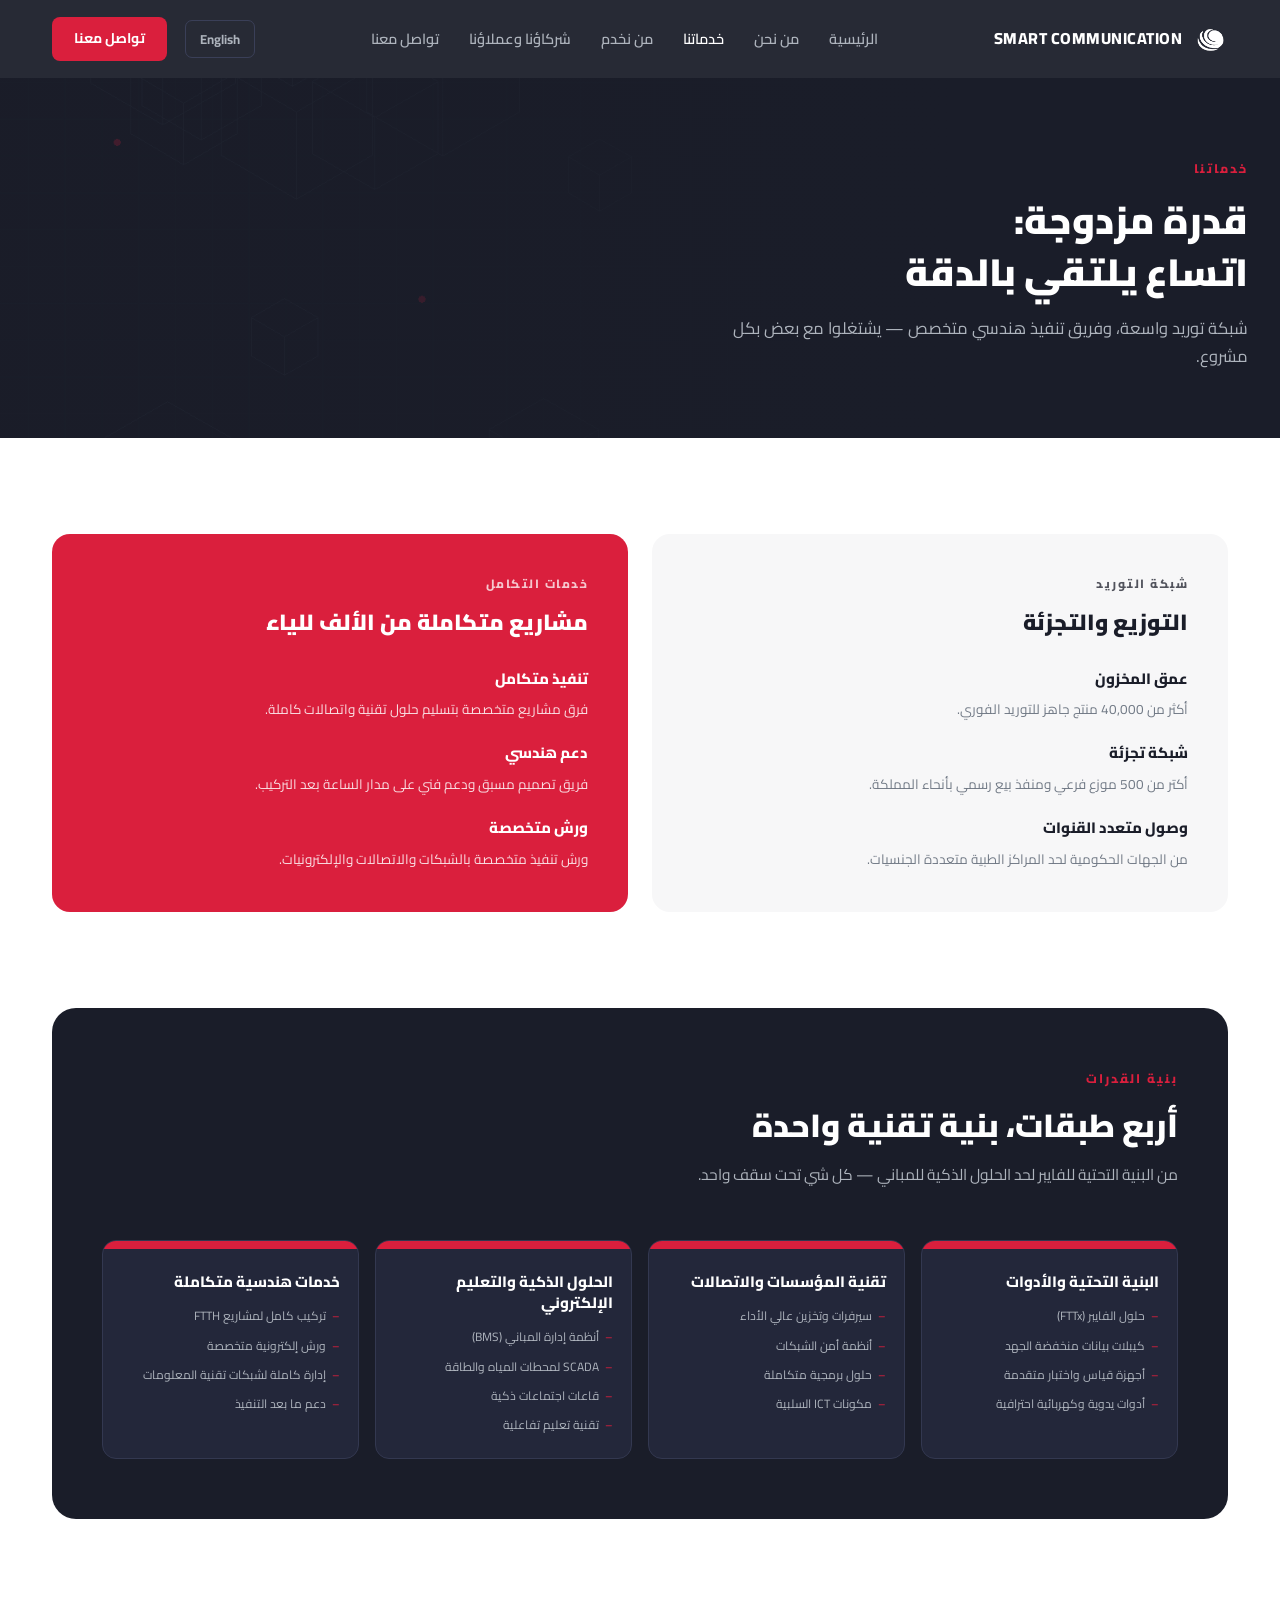
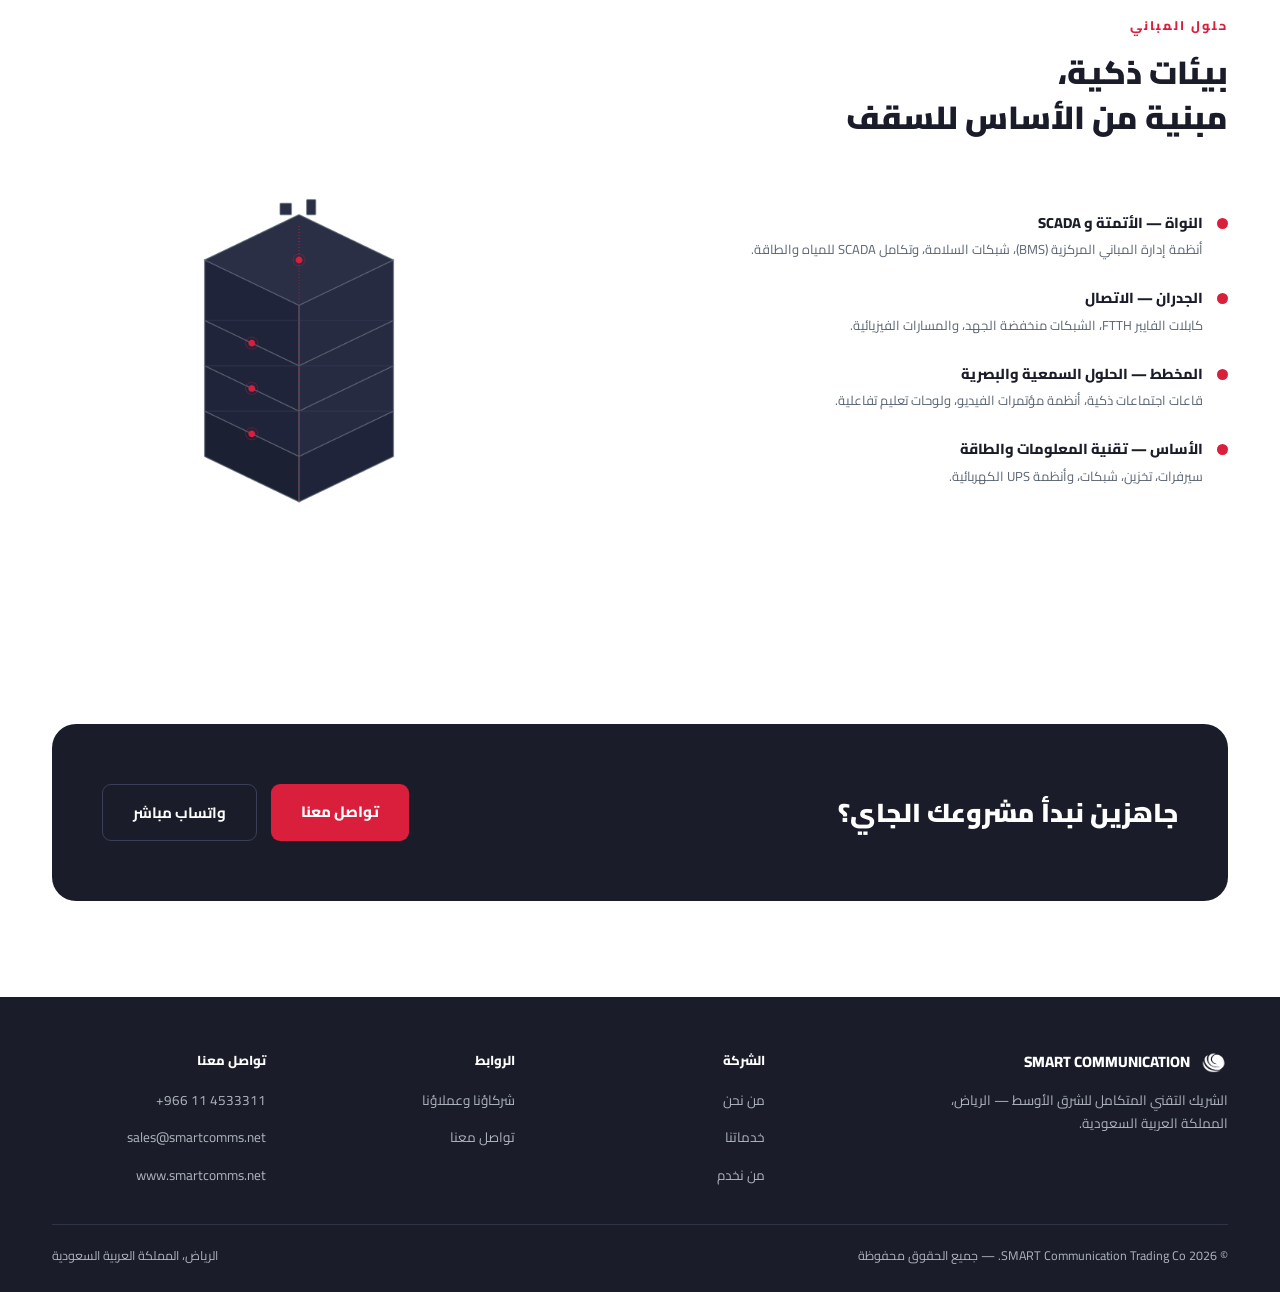
<file: services.html>
<!DOCTYPE html>
<html lang="ar" dir="rtl">
<head>
<meta charset="UTF-8">
<meta name="viewport" content="width=device-width, initial-scale=1.0">
<title>خدماتنا — SMART Communication</title>
<link rel="stylesheet" href="assets/styles.css">

</head>
<body>
<header>
  <div class="container nav-wrap">
    <a href="index.html" class="brand">
      <img src="assets/logo_white.png" alt="SMART Communication">
      <span class="brand-text">SMART COMMUNICATION</span>
    </a>
    <nav><ul><li><a href="index.html" class="">الرئيسية</a></li><li><a href="about.html" class="">من نحن</a></li><li><a href="services.html" class="active">خدماتنا</a></li><li><a href="who-we-serve.html" class="">من نخدم</a></li><li><a href="partners.html" class="">شركاؤنا وعملاؤنا</a></li><li><a href="contact.html" class="">تواصل معنا</a></li></ul></nav>
    <div class="nav-right">
      <a href="en/services.html" class="lang-switch">English</a>
      <a href="contact.html" class="nav-cta">تواصل معنا</a>
    </div>
  </div>
</header>

<section class="page-hero">
  <div class="page-hero-bg" style="background-image:url('assets/blueprint_bg_rtl.png')"></div>
  <div class="page-hero-fade-rtl"></div>
  <div class="container page-hero-inner">
    <span class="eyebrow">خدماتنا</span>
    <h1>قدرة مزدوجة:<br>اتساع يلتقي بالدقة</h1>
    <p>شبكة توريد واسعة، وفريق تنفيذ هندسي متخصص — يشتغلوا مع بعض بكل مشروع.</p>
  </div>
</section>

<section>
  <div class="container">
    <div class="engines">
      <div class="engine-card supply">
        <span class="engine-label">شبكة التوريد</span>
        <h3>التوزيع والتجزئة</h3>
        <ul><li><b>عمق المخزون</b><span>أكثر من 40,000 منتج جاهز للتوريد الفوري.</span></li><li><b>شبكة تجزئة</b><span>أكتر من 500 موزع فرعي ومنفذ بيع رسمي بأنحاء المملكة.</span></li><li><b>وصول متعدد القنوات</b><span>من الجهات الحكومية لحد المراكز الطبية متعددة الجنسيات.</span></li></ul>
      </div>
      <div class="engine-card integration">
        <span class="engine-label">خدمات التكامل</span>
        <h3>مشاريع متكاملة من الألف للياء</h3>
        <ul><li><b>تنفيذ متكامل</b><span>فرق مشاريع متخصصة بتسليم حلول تقنية واتصالات كاملة.</span></li><li><b>دعم هندسي</b><span>فريق تصميم مسبق ودعم فني على مدار الساعة بعد التركيب.</span></li><li><b>ورش متخصصة</b><span>ورش تنفيذ متخصصة بالشبكات والاتصالات والإلكترونيات.</span></li></ul>
      </div>
    </div>
  </div>
</section>

<section style="padding-top:0;">
  <div class="container">
    <div class="stack-wrap">
      <div class="section-head">
        <span class="section-eyebrow">بنية القدرات</span>
        <h2>أربع طبقات، بنية تقنية واحدة</h2>
        <p>من البنية التحتية للفايبر لحد الحلول الذكية للمباني — كل شي تحت سقف واحد.</p>
      </div>
      <div class="stack-grid"><div class="stack-col"><div class="stack-cap"></div><div class="stack-body"><h4>البنية التحتية والأدوات</h4><ul><li>حلول الفايبر (FTTx)</li><li>كيبلات بيانات منخفضة الجهد</li><li>أجهزة قياس واختبار متقدمة</li><li>أدوات يدوية وكهربائية احترافية</li></ul></div></div><div class="stack-col"><div class="stack-cap"></div><div class="stack-body"><h4>تقنية المؤسسات والاتصالات</h4><ul><li>سيرفرات وتخزين عالي الأداء</li><li>أنظمة أمن الشبكات</li><li>حلول برمجية متكاملة</li><li>مكونات ICT السلبية</li></ul></div></div><div class="stack-col"><div class="stack-cap"></div><div class="stack-body"><h4>الحلول الذكية والتعليم الإلكتروني</h4><ul><li>أنظمة إدارة المباني (BMS)</li><li>SCADA لمحطات المياه والطاقة</li><li>قاعات اجتماعات ذكية</li><li>تقنية تعليم تفاعلية</li></ul></div></div><div class="stack-col"><div class="stack-cap"></div><div class="stack-body"><h4>خدمات هندسية متكاملة</h4><ul><li>تركيب كامل لمشاريع FTTH</li><li>ورش إلكترونية متخصصة</li><li>إدارة كاملة لشبكات تقنية المعلومات</li><li>دعم ما بعد التنفيذ</li></ul></div></div></div>
    </div>
  </div>
</section>

<section style="padding-top:0;">
  <div class="container">
    <div class="section-head">
      <span class="section-eyebrow">حلول المباني</span>
      <h2>بيئات ذكية،<br>مبنية من الأساس للسقف</h2>
    </div>
    <div class="layers-grid">
      <div><div class="layer-item"><div class="layer-dot"></div><div><h4>النواة — الأتمتة و SCADA</h4><p>أنظمة إدارة المباني المركزية (BMS)، شبكات السلامة، وتكامل SCADA للمياه والطاقة.</p></div></div><div class="layer-item"><div class="layer-dot"></div><div><h4>الجدران — الاتصال</h4><p>كابلات الفايبر FTTH، الشبكات منخفضة الجهد، والمسارات الفيزيائية.</p></div></div><div class="layer-item"><div class="layer-dot"></div><div><h4>المخطط — الحلول السمعية والبصرية</h4><p>قاعات اجتماعات ذكية، أنظمة مؤتمرات الفيديو، ولوحات تعليم تفاعلية.</p></div></div><div class="layer-item"><div class="layer-dot"></div><div><h4>الأساس — تقنية المعلومات والطاقة</h4><p>سيرفرات، تخزين، شبكات، وأنظمة UPS الكهربائية.</p></div></div></div>
      <div style="text-align:center;"><img src="assets/building.png" style="max-width:340px; margin:0 auto;" alt=""></div>
    </div>
  </div>
</section>

<section>
  <div class="container">
    <div class="cta">
      <h2>جاهزين نبدأ مشروعك الجاي؟</h2>
      <div class="cta-actions">
        <a href="contact.html" class="btn-primary">تواصل معنا</a>
        <a href="https://wa.me/966114533311" class="btn-secondary">واتساب مباشر</a>
      </div>
    </div>
  </div>
</section>

<footer>
  <div class="container">
    <div class="footer-grid">
      <div>
        <div class="footer-brand"><img src="assets/logo_white.png" alt="logo"><span>SMART COMMUNICATION</span></div>
        <p style="font-size:13.5px; max-width:280px; color:var(--steel-light);">الشريك التقني المتكامل للشرق الأوسط — الرياض، المملكة العربية السعودية.</p>
      </div>
      <div class="footer-col">
        <h5>الشركة</h5>
        <ul>
          <li><a href="about.html">من نحن</a></li>
          <li><a href="services.html">خدماتنا</a></li>
          <li><a href="who-we-serve.html">من نخدم</a></li>
        </ul>
      </div>
      <div class="footer-col">
        <h5>الروابط</h5>
        <ul>
          <li><a href="partners.html">شركاؤنا وعملاؤنا</a></li>
          <li><a href="contact.html">تواصل معنا</a></li>
        </ul>
      </div>
      <div class="footer-col">
        <h5>تواصل معنا</h5>
        <ul>
          <li><a href="tel:+966114533311" dir="ltr" style="display:inline-block">+966 11 4533311</a></li>
          <li><a href="mailto:sales@smartcomms.net" dir="ltr" style="display:inline-block">sales@smartcomms.net</a></li>
          <li><a href="#" dir="ltr" style="display:inline-block">www.smartcomms.net</a></li>
        </ul>
      </div>
    </div>
    <div class="footer-bottom">
      <span>© 2026 SMART Communication Trading Co. — جميع الحقوق محفوظة</span>
      <span>الرياض، المملكة العربية السعودية</span>
    </div>
  </div>
</footer>
</body>
</html>
</file>
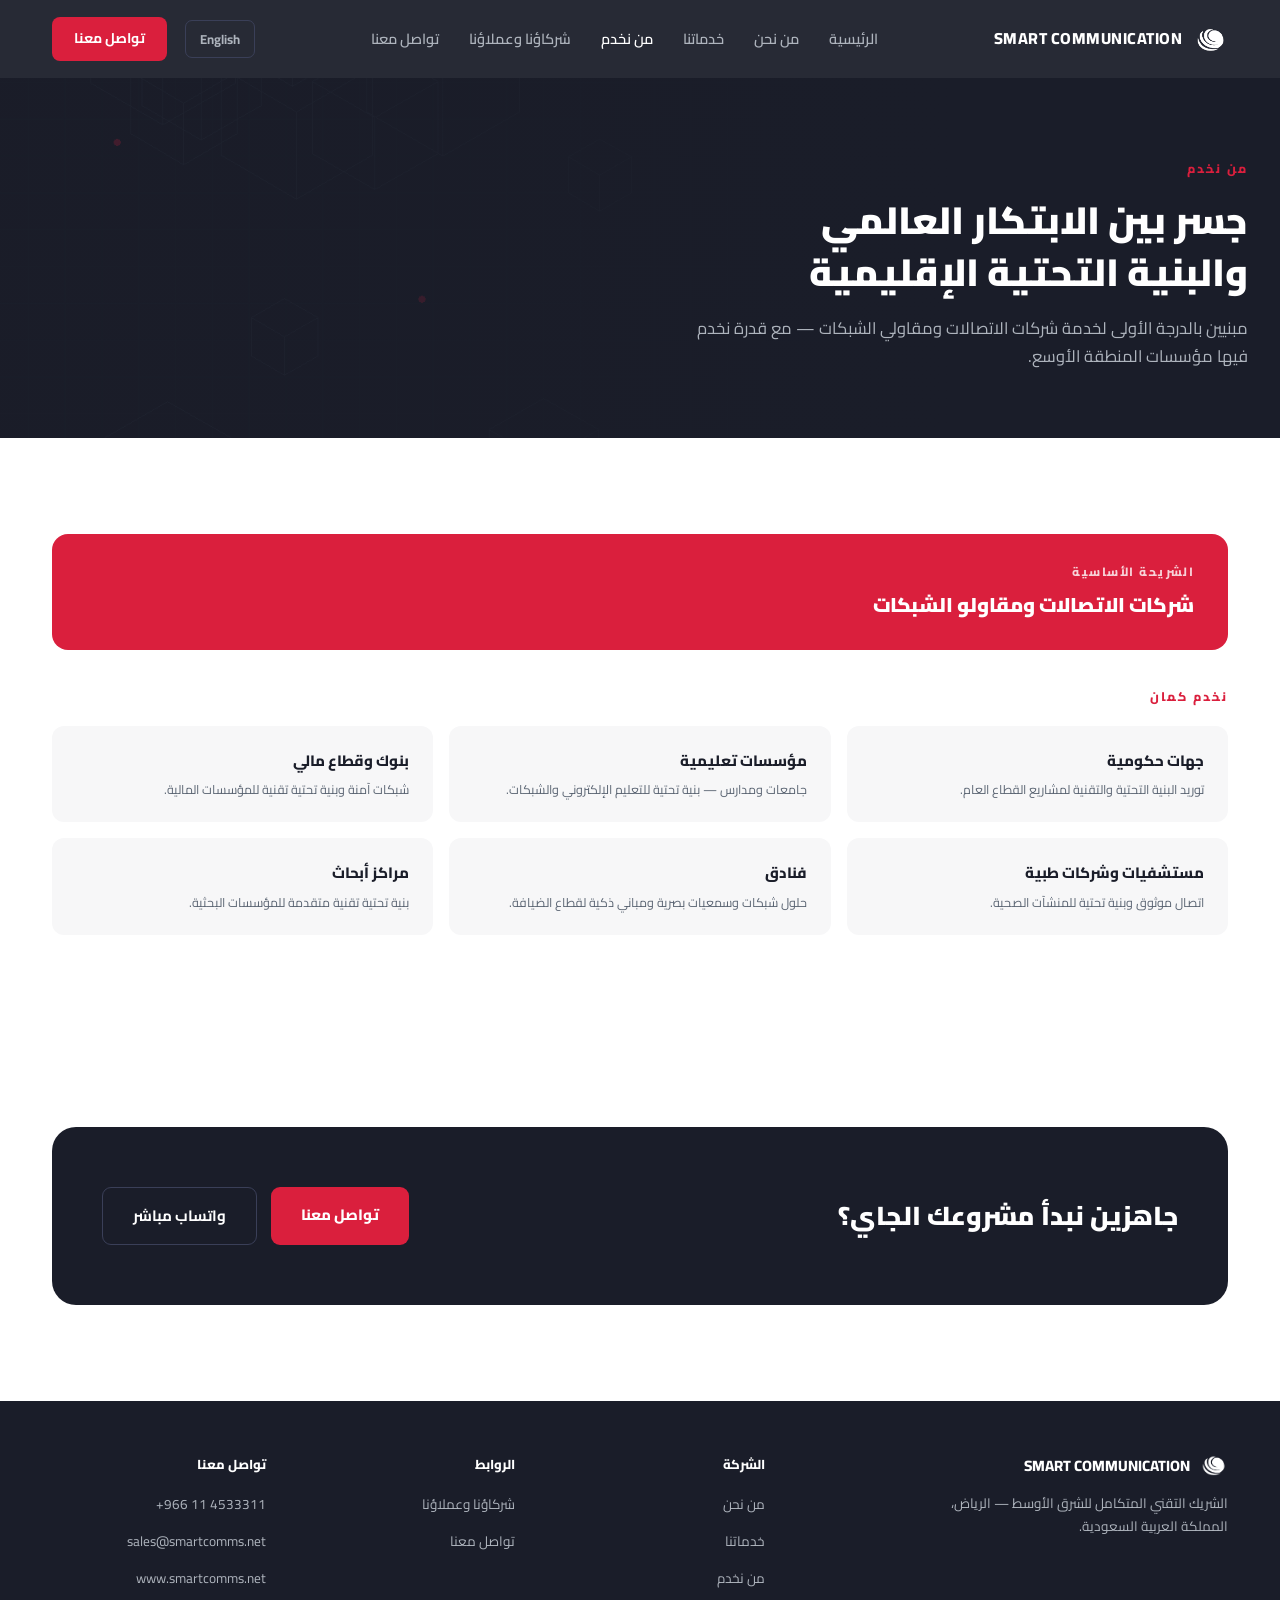
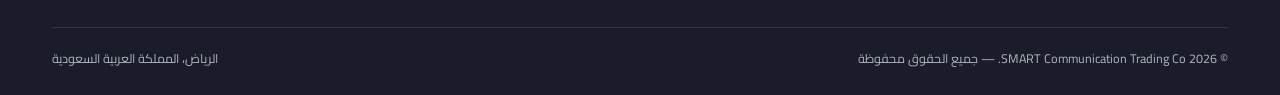
<file: who-we-serve.html>
<!DOCTYPE html>
<html lang="ar" dir="rtl">
<head>
<meta charset="UTF-8">
<meta name="viewport" content="width=device-width, initial-scale=1.0">
<title>من نخدم — SMART Communication</title>
<link rel="stylesheet" href="assets/styles.css">

</head>
<body>
<header>
  <div class="container nav-wrap">
    <a href="index.html" class="brand">
      <img src="assets/logo_white.png" alt="SMART Communication">
      <span class="brand-text">SMART COMMUNICATION</span>
    </a>
    <nav><ul><li><a href="index.html" class="">الرئيسية</a></li><li><a href="about.html" class="">من نحن</a></li><li><a href="services.html" class="">خدماتنا</a></li><li><a href="who-we-serve.html" class="active">من نخدم</a></li><li><a href="partners.html" class="">شركاؤنا وعملاؤنا</a></li><li><a href="contact.html" class="">تواصل معنا</a></li></ul></nav>
    <div class="nav-right">
      <a href="en/who-we-serve.html" class="lang-switch">English</a>
      <a href="contact.html" class="nav-cta">تواصل معنا</a>
    </div>
  </div>
</header>

<section class="page-hero">
  <div class="page-hero-bg" style="background-image:url('assets/blueprint_bg_rtl.png')"></div>
  <div class="page-hero-fade-rtl"></div>
  <div class="container page-hero-inner">
    <span class="eyebrow">من نخدم</span>
    <h1>جسر بين الابتكار العالمي<br>والبنية التحتية الإقليمية</h1>
    <p>مبنيين بالدرجة الأولى لخدمة شركات الاتصالات ومقاولي الشبكات — مع قدرة نخدم فيها مؤسسات المنطقة الأوسع.</p>
  </div>
</section>

<section>
  <div class="container">
    <div class="serve-primary">
      <span>الشريحة الأساسية</span>
      <strong>شركات الاتصالات ومقاولو الشبكات</strong>
    </div>
    <div class="section-eyebrow" style="margin-top:36px; margin-bottom:18px;">نخدم كمان</div>
    <div class="serve-grid"><div class="serve-item" style="font-weight:700;"><div style="font-size:15px; font-weight:800; margin-bottom:6px;">جهات حكومية</div><div style="font-size:12.5px; color:var(--steel); font-weight:400;">توريد البنية التحتية والتقنية لمشاريع القطاع العام.</div></div><div class="serve-item" style="font-weight:700;"><div style="font-size:15px; font-weight:800; margin-bottom:6px;">مؤسسات تعليمية</div><div style="font-size:12.5px; color:var(--steel); font-weight:400;">جامعات ومدارس — بنية تحتية للتعليم الإلكتروني والشبكات.</div></div><div class="serve-item" style="font-weight:700;"><div style="font-size:15px; font-weight:800; margin-bottom:6px;">بنوك وقطاع مالي</div><div style="font-size:12.5px; color:var(--steel); font-weight:400;">شبكات آمنة وبنية تحتية تقنية للمؤسسات المالية.</div></div><div class="serve-item" style="font-weight:700;"><div style="font-size:15px; font-weight:800; margin-bottom:6px;">مستشفيات وشركات طبية</div><div style="font-size:12.5px; color:var(--steel); font-weight:400;">اتصال موثوق وبنية تحتية للمنشآت الصحية.</div></div><div class="serve-item" style="font-weight:700;"><div style="font-size:15px; font-weight:800; margin-bottom:6px;">فنادق</div><div style="font-size:12.5px; color:var(--steel); font-weight:400;">حلول شبكات وسمعيات بصرية ومباني ذكية لقطاع الضيافة.</div></div><div class="serve-item" style="font-weight:700;"><div style="font-size:15px; font-weight:800; margin-bottom:6px;">مراكز أبحاث</div><div style="font-size:12.5px; color:var(--steel); font-weight:400;">بنية تحتية تقنية متقدمة للمؤسسات البحثية.</div></div></div>
  </div>
</section>

<section>
  <div class="container">
    <div class="cta">
      <h2>جاهزين نبدأ مشروعك الجاي؟</h2>
      <div class="cta-actions">
        <a href="contact.html" class="btn-primary">تواصل معنا</a>
        <a href="https://wa.me/966114533311" class="btn-secondary">واتساب مباشر</a>
      </div>
    </div>
  </div>
</section>

<footer>
  <div class="container">
    <div class="footer-grid">
      <div>
        <div class="footer-brand"><img src="assets/logo_white.png" alt="logo"><span>SMART COMMUNICATION</span></div>
        <p style="font-size:13.5px; max-width:280px; color:var(--steel-light);">الشريك التقني المتكامل للشرق الأوسط — الرياض، المملكة العربية السعودية.</p>
      </div>
      <div class="footer-col">
        <h5>الشركة</h5>
        <ul>
          <li><a href="about.html">من نحن</a></li>
          <li><a href="services.html">خدماتنا</a></li>
          <li><a href="who-we-serve.html">من نخدم</a></li>
        </ul>
      </div>
      <div class="footer-col">
        <h5>الروابط</h5>
        <ul>
          <li><a href="partners.html">شركاؤنا وعملاؤنا</a></li>
          <li><a href="contact.html">تواصل معنا</a></li>
        </ul>
      </div>
      <div class="footer-col">
        <h5>تواصل معنا</h5>
        <ul>
          <li><a href="tel:+966114533311" dir="ltr" style="display:inline-block">+966 11 4533311</a></li>
          <li><a href="mailto:sales@smartcomms.net" dir="ltr" style="display:inline-block">sales@smartcomms.net</a></li>
          <li><a href="#" dir="ltr" style="display:inline-block">www.smartcomms.net</a></li>
        </ul>
      </div>
    </div>
    <div class="footer-bottom">
      <span>© 2026 SMART Communication Trading Co. — جميع الحقوق محفوظة</span>
      <span>الرياض، المملكة العربية السعودية</span>
    </div>
  </div>
</footer>
</body>
</html>
</file>
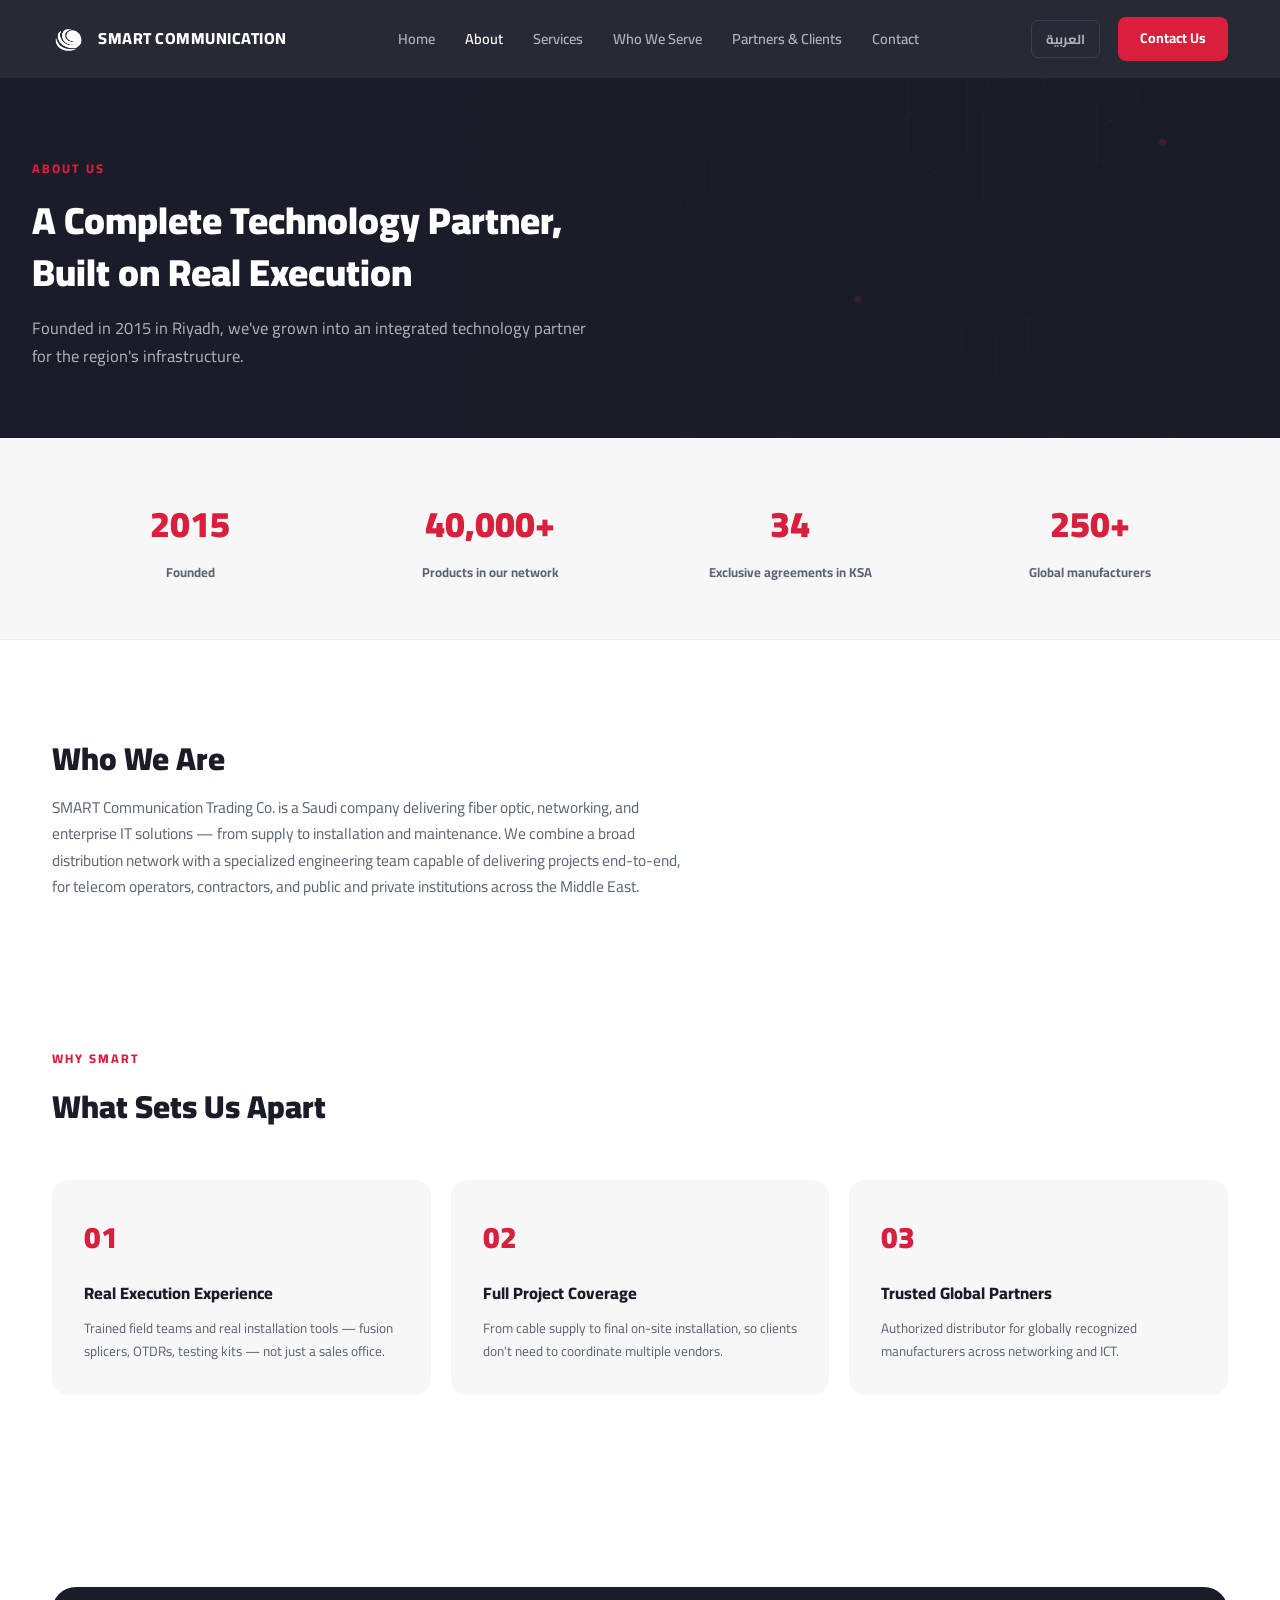
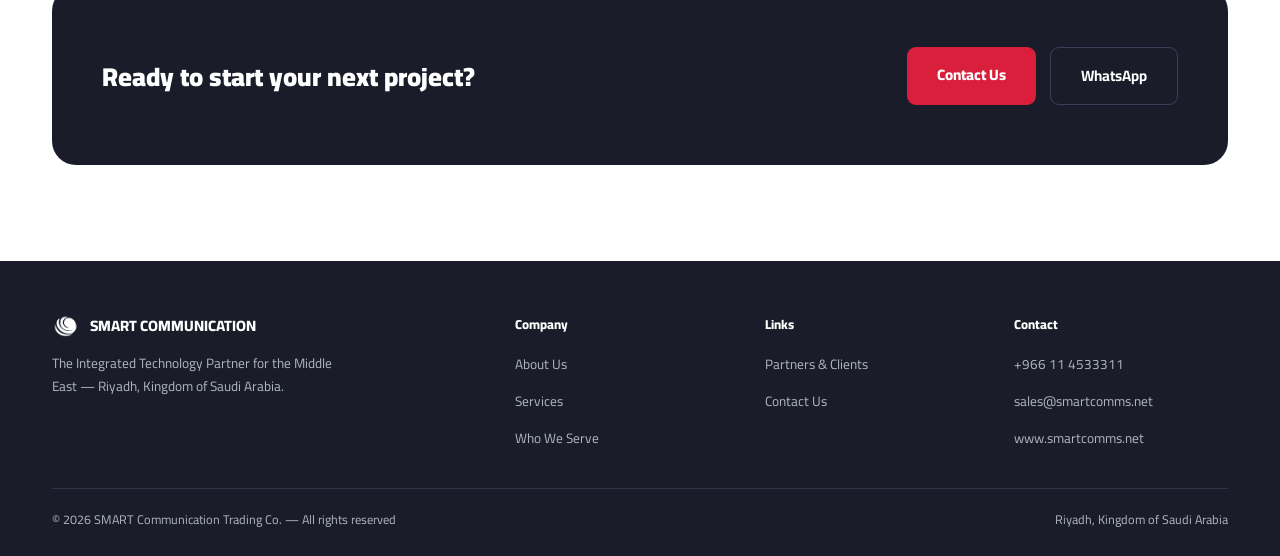
<file: en/about.html>
<!DOCTYPE html>
<html lang="en" dir="ltr">
<head>
<meta charset="UTF-8">
<meta name="viewport" content="width=device-width, initial-scale=1.0">
<title>About Us — SMART Communication</title>
<link rel="stylesheet" href="../assets/styles.css">

</head>
<body>
<header>
  <div class="container nav-wrap">
    <a href="index.html" class="brand">
      <img src="../assets/logo_white.png" alt="SMART Communication">
      <span class="brand-text">SMART COMMUNICATION</span>
    </a>
    <nav><ul><li><a href="index.html" class="">Home</a></li><li><a href="about.html" class="active">About</a></li><li><a href="services.html" class="">Services</a></li><li><a href="who-we-serve.html" class="">Who We Serve</a></li><li><a href="partners.html" class="">Partners & Clients</a></li><li><a href="contact.html" class="">Contact</a></li></ul></nav>
    <div class="nav-right">
      <a href="../about.html" class="lang-switch">العربية</a>
      <a href="contact.html" class="nav-cta">Contact Us</a>
    </div>
  </div>
</header>

<section class="page-hero">
  <div class="page-hero-bg" style="background-image:url('../assets/blueprint_bg.png')"></div>
  <div class="page-hero-fade-ltr"></div>
  <div class="container page-hero-inner">
    <span class="eyebrow">ABOUT US</span>
    <h1>A Complete Technology Partner,<br>Built on Real Execution</h1>
    <p>Founded in 2015 in Riyadh, we've grown into an integrated technology partner for the region's infrastructure.</p>
  </div>
</section>

<div class="stats"><div class="container stats-grid"><div><div class="stat-num">2015</div><div class="stat-label">Founded</div></div><div><div class="stat-num">40,000+</div><div class="stat-label">Products in our network</div></div><div><div class="stat-num">34</div><div class="stat-label">Exclusive agreements in KSA</div></div><div><div class="stat-num">250+</div><div class="stat-label">Global manufacturers</div></div></div></div>

<section>
  <div class="container">
    <div class="section-head">
      <h2>Who We Are</h2>
      <p>SMART Communication Trading Co. is a Saudi company delivering fiber optic, networking, and enterprise IT solutions — from supply to installation and maintenance. We combine a broad distribution network with a specialized engineering team capable of delivering projects end-to-end, for telecom operators, contractors, and public and private institutions across the Middle East.</p>
    </div>
  </div>
</section>

<section style="padding-top:0;">
  <div class="container">
    <div class="section-head">
      <span class="section-eyebrow">Why SMART</span>
      <h2>What Sets Us Apart</h2>
    </div>
    <div class="pillars"><div class="pillar"><div class="num">01</div><h4>Real Execution Experience</h4><p>Trained field teams and real installation tools — fusion splicers, OTDRs, testing kits — not just a sales office.</p></div><div class="pillar"><div class="num">02</div><h4>Full Project Coverage</h4><p>From cable supply to final on-site installation, so clients don't need to coordinate multiple vendors.</p></div><div class="pillar"><div class="num">03</div><h4>Trusted Global Partners</h4><p>Authorized distributor for globally recognized manufacturers across networking and ICT.</p></div></div>
  </div>
</section>

<section>
  <div class="container">
    <div class="cta">
      <h2>Ready to start your next project?</h2>
      <div class="cta-actions">
        <a href="contact.html" class="btn-primary">Contact Us</a>
        <a href="https://wa.me/966114533311" class="btn-secondary">WhatsApp</a>
      </div>
    </div>
  </div>
</section>

<footer>
  <div class="container">
    <div class="footer-grid">
      <div>
        <div class="footer-brand"><img src="../assets/logo_white.png" alt="logo"><span>SMART COMMUNICATION</span></div>
        <p style="font-size:13.5px; max-width:280px; color:var(--steel-light);">The Integrated Technology Partner for the Middle East — Riyadh, Kingdom of Saudi Arabia.</p>
      </div>
      <div class="footer-col">
        <h5>Company</h5>
        <ul>
          <li><a href="about.html">About Us</a></li>
          <li><a href="services.html">Services</a></li>
          <li><a href="who-we-serve.html">Who We Serve</a></li>
        </ul>
      </div>
      <div class="footer-col">
        <h5>Links</h5>
        <ul>
          <li><a href="partners.html">Partners & Clients</a></li>
          <li><a href="contact.html">Contact Us</a></li>
        </ul>
      </div>
      <div class="footer-col">
        <h5>Contact</h5>
        <ul>
          <li><a href="tel:+966114533311" dir="ltr" style="display:inline-block">+966 11 4533311</a></li>
          <li><a href="mailto:sales@smartcomms.net" dir="ltr" style="display:inline-block">sales@smartcomms.net</a></li>
          <li><a href="#" dir="ltr" style="display:inline-block">www.smartcomms.net</a></li>
        </ul>
      </div>
    </div>
    <div class="footer-bottom">
      <span>© 2026 SMART Communication Trading Co. — All rights reserved</span>
      <span>Riyadh, Kingdom of Saudi Arabia</span>
    </div>
  </div>
</footer>
</body>
</html>
</file>
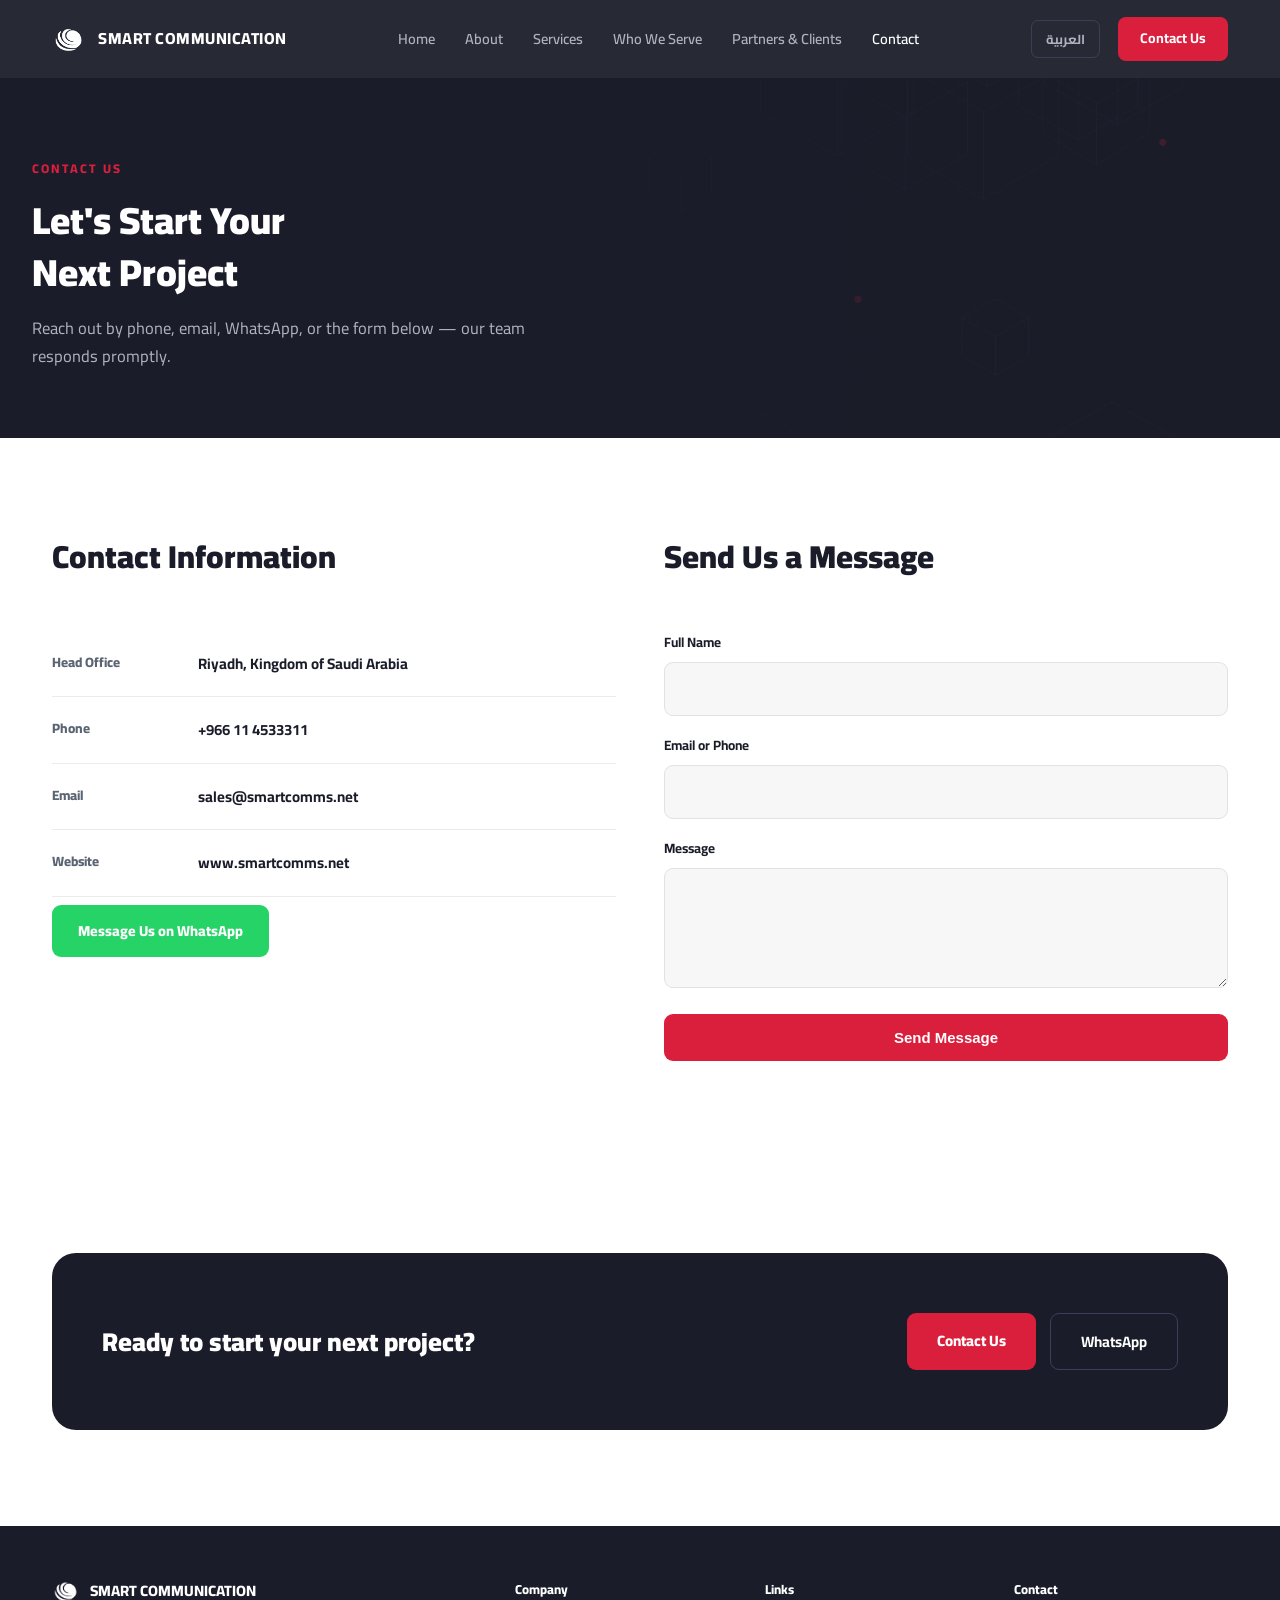
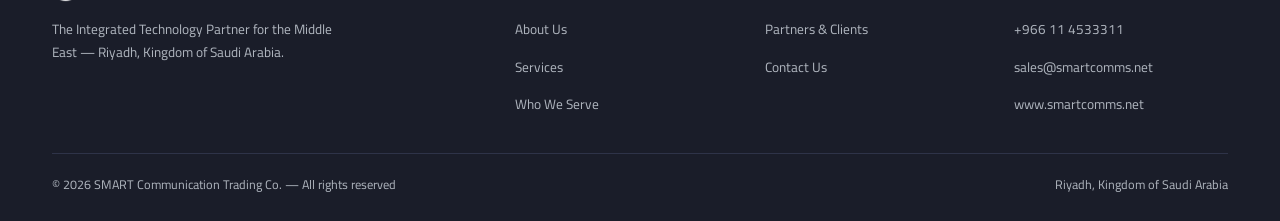
<file: en/contact.html>
<!DOCTYPE html>
<html lang="en" dir="ltr">
<head>
<meta charset="UTF-8">
<meta name="viewport" content="width=device-width, initial-scale=1.0">
<title>Contact Us — SMART Communication</title>
<link rel="stylesheet" href="../assets/styles.css">

</head>
<body>
<header>
  <div class="container nav-wrap">
    <a href="index.html" class="brand">
      <img src="../assets/logo_white.png" alt="SMART Communication">
      <span class="brand-text">SMART COMMUNICATION</span>
    </a>
    <nav><ul><li><a href="index.html" class="">Home</a></li><li><a href="about.html" class="">About</a></li><li><a href="services.html" class="">Services</a></li><li><a href="who-we-serve.html" class="">Who We Serve</a></li><li><a href="partners.html" class="">Partners & Clients</a></li><li><a href="contact.html" class="active">Contact</a></li></ul></nav>
    <div class="nav-right">
      <a href="../contact.html" class="lang-switch">العربية</a>
      <a href="contact.html" class="nav-cta">Contact Us</a>
    </div>
  </div>
</header>

<section class="page-hero">
  <div class="page-hero-bg" style="background-image:url('../assets/blueprint_bg.png')"></div>
  <div class="page-hero-fade-ltr"></div>
  <div class="container page-hero-inner">
    <span class="eyebrow">CONTACT US</span>
    <h1>Let's Start Your<br>Next Project</h1>
    <p>Reach out by phone, email, WhatsApp, or the form below — our team responds promptly.</p>
  </div>
</section>

<section>
  <div class="container">
    <div class="contact-grid">
      <div>
        <div class="section-head"><h2>Contact Information</h2></div>
        <div class="info-row"><div class="label">Head Office</div><div class="value">Riyadh, Kingdom of Saudi Arabia</div></div><div class="info-row"><div class="label">Phone</div><div class="value" dir="ltr" style="text-align:left">+966 11 4533311</div></div><div class="info-row"><div class="label">Email</div><div class="value" dir="ltr" style="text-align:left">sales@smartcomms.net</div></div><div class="info-row"><div class="label">Website</div><div class="value" dir="ltr" style="text-align:left">www.smartcomms.net</div></div>
        <a href="https://wa.me/966114533311" class="whatsapp-btn">Message Us on WhatsApp</a>
      </div>
      <div>
        <div class="section-head"><h2>Send Us a Message</h2></div>
        <form action="mailto:sales@smartcomms.net" method="post" enctype="text/plain">
          <div class="form-group"><label>Full Name</label><input type="text" required></div>
          <div class="form-group"><label>Email or Phone</label><input type="text" required></div>
          <div class="form-group"><label>Message</label><textarea required></textarea></div>
          <button type="submit" class="btn-primary" style="width:100%;">Send Message</button>
        </form>
      </div>
    </div>
  </div>
</section>

<section>
  <div class="container">
    <div class="cta">
      <h2>Ready to start your next project?</h2>
      <div class="cta-actions">
        <a href="contact.html" class="btn-primary">Contact Us</a>
        <a href="https://wa.me/966114533311" class="btn-secondary">WhatsApp</a>
      </div>
    </div>
  </div>
</section>

<footer>
  <div class="container">
    <div class="footer-grid">
      <div>
        <div class="footer-brand"><img src="../assets/logo_white.png" alt="logo"><span>SMART COMMUNICATION</span></div>
        <p style="font-size:13.5px; max-width:280px; color:var(--steel-light);">The Integrated Technology Partner for the Middle East — Riyadh, Kingdom of Saudi Arabia.</p>
      </div>
      <div class="footer-col">
        <h5>Company</h5>
        <ul>
          <li><a href="about.html">About Us</a></li>
          <li><a href="services.html">Services</a></li>
          <li><a href="who-we-serve.html">Who We Serve</a></li>
        </ul>
      </div>
      <div class="footer-col">
        <h5>Links</h5>
        <ul>
          <li><a href="partners.html">Partners & Clients</a></li>
          <li><a href="contact.html">Contact Us</a></li>
        </ul>
      </div>
      <div class="footer-col">
        <h5>Contact</h5>
        <ul>
          <li><a href="tel:+966114533311" dir="ltr" style="display:inline-block">+966 11 4533311</a></li>
          <li><a href="mailto:sales@smartcomms.net" dir="ltr" style="display:inline-block">sales@smartcomms.net</a></li>
          <li><a href="#" dir="ltr" style="display:inline-block">www.smartcomms.net</a></li>
        </ul>
      </div>
    </div>
    <div class="footer-bottom">
      <span>© 2026 SMART Communication Trading Co. — All rights reserved</span>
      <span>Riyadh, Kingdom of Saudi Arabia</span>
    </div>
  </div>
</footer>
</body>
</html>
</file>
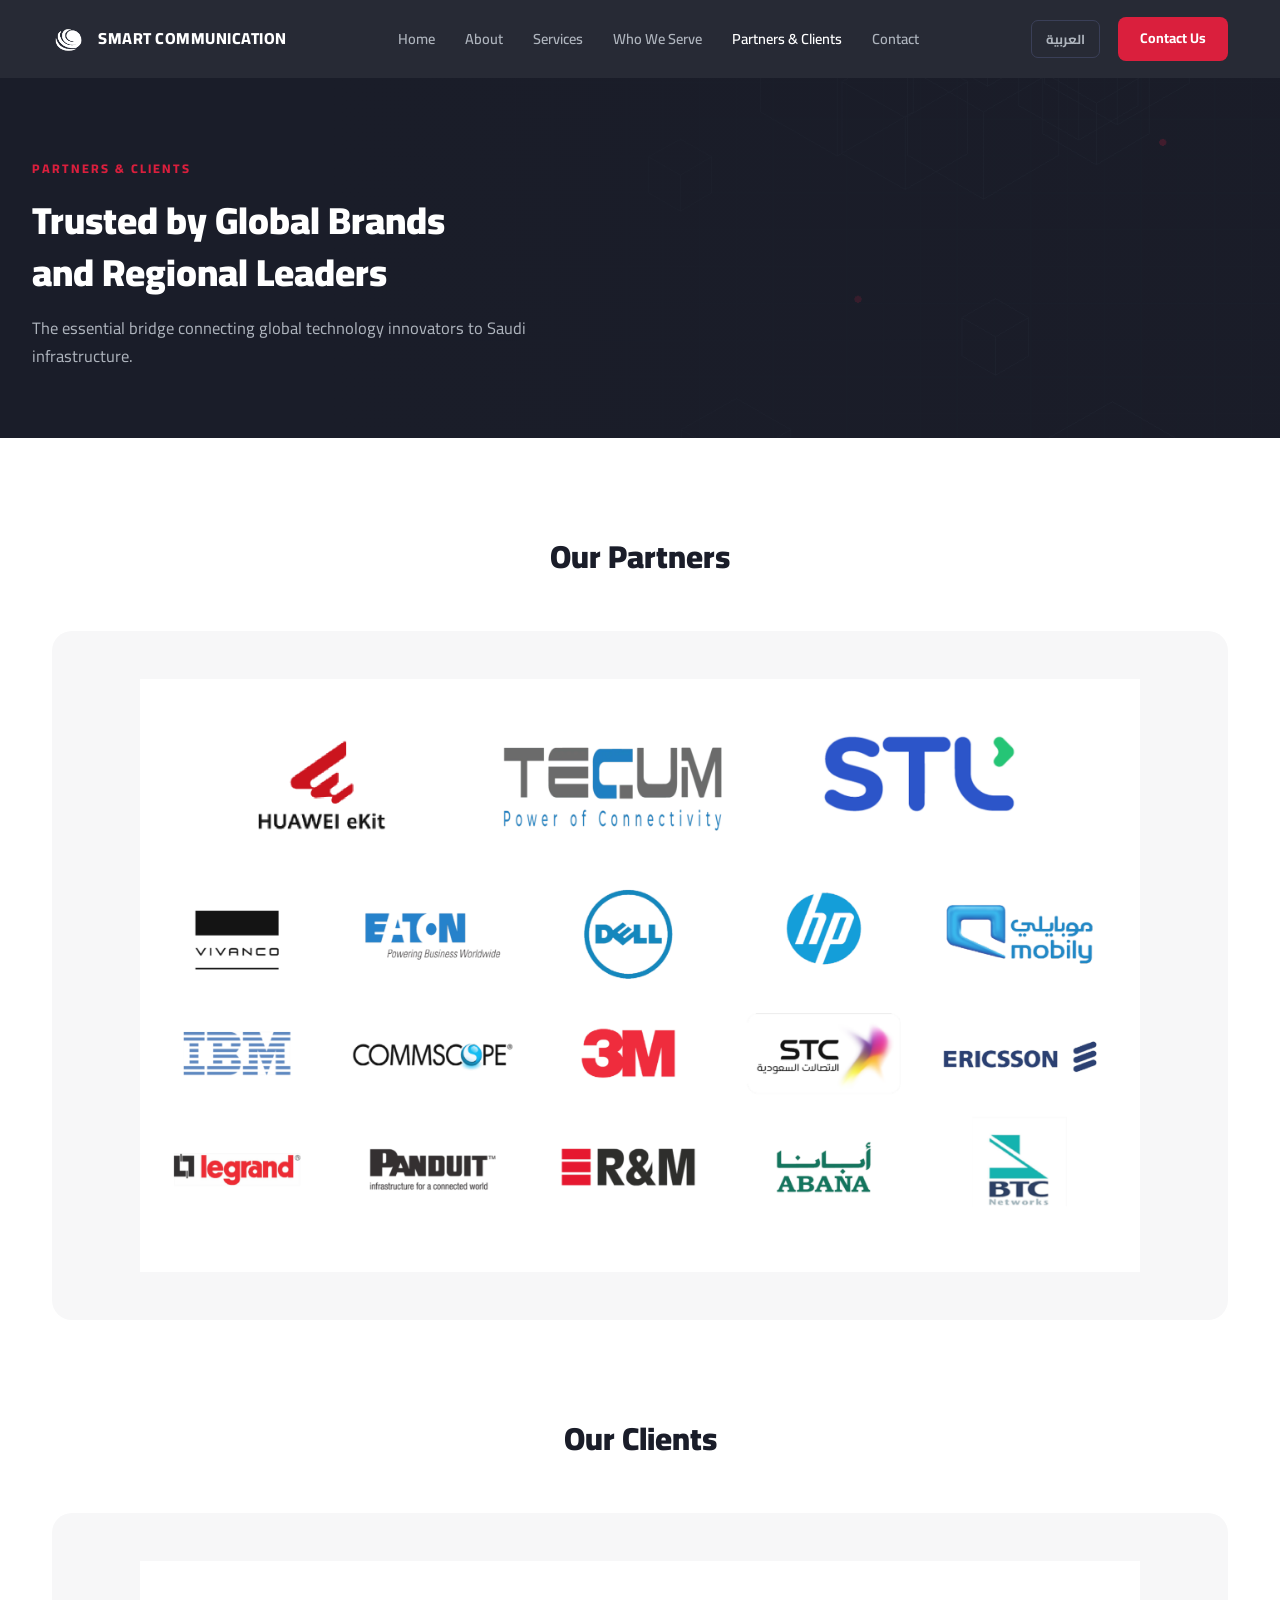
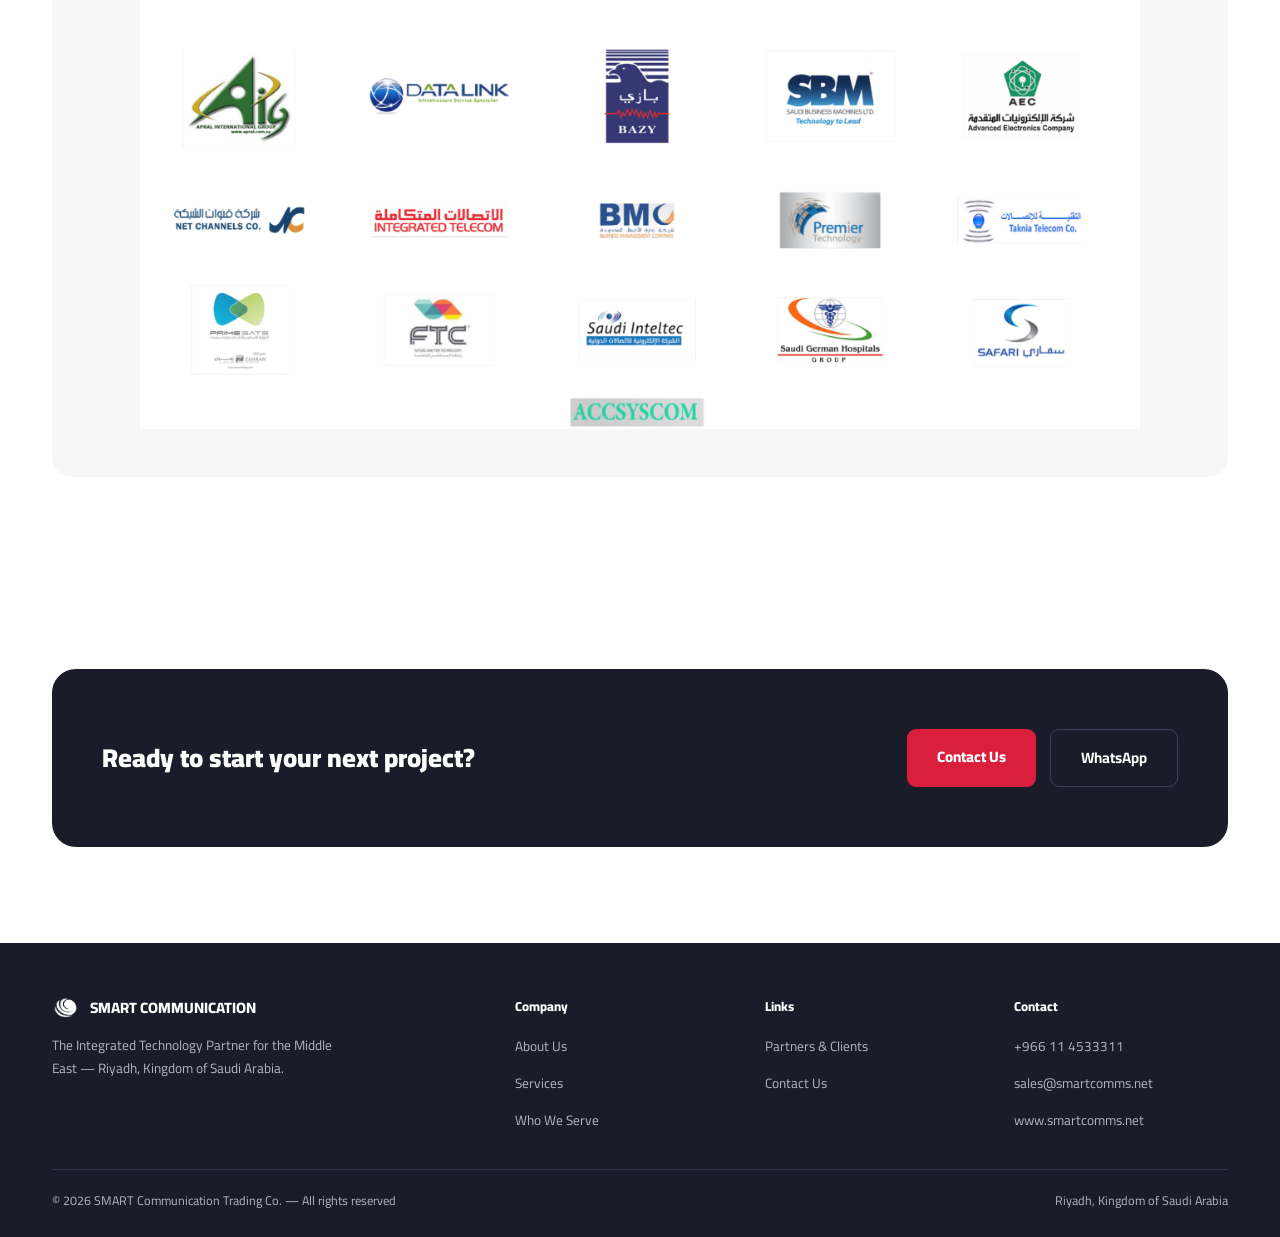
<file: en/partners.html>
<!DOCTYPE html>
<html lang="en" dir="ltr">
<head>
<meta charset="UTF-8">
<meta name="viewport" content="width=device-width, initial-scale=1.0">
<title>Partners & Clients — SMART Communication</title>
<link rel="stylesheet" href="../assets/styles.css">

</head>
<body>
<header>
  <div class="container nav-wrap">
    <a href="index.html" class="brand">
      <img src="../assets/logo_white.png" alt="SMART Communication">
      <span class="brand-text">SMART COMMUNICATION</span>
    </a>
    <nav><ul><li><a href="index.html" class="">Home</a></li><li><a href="about.html" class="">About</a></li><li><a href="services.html" class="">Services</a></li><li><a href="who-we-serve.html" class="">Who We Serve</a></li><li><a href="partners.html" class="active">Partners & Clients</a></li><li><a href="contact.html" class="">Contact</a></li></ul></nav>
    <div class="nav-right">
      <a href="../partners.html" class="lang-switch">العربية</a>
      <a href="contact.html" class="nav-cta">Contact Us</a>
    </div>
  </div>
</header>

<section class="page-hero">
  <div class="page-hero-bg" style="background-image:url('../assets/blueprint_bg.png')"></div>
  <div class="page-hero-fade-ltr"></div>
  <div class="container page-hero-inner">
    <span class="eyebrow">PARTNERS & CLIENTS</span>
    <h1>Trusted by Global Brands<br>and Regional Leaders</h1>
    <p>The essential bridge connecting global technology innovators to Saudi infrastructure.</p>
  </div>
</section>

<section>
  <div class="container">
    <div class="section-head center"><h2>Our Partners</h2></div>
    <div class="logo-block"><img src="../assets/partners_grid.png" alt="Partners"></div>
  </div>
</section>

<section style="padding-top:0;">
  <div class="container">
    <div class="section-head center"><h2>Our Clients</h2></div>
    <div class="logo-block"><img src="../assets/clients_grid.png" alt="Clients"></div>
  </div>
</section>

<section>
  <div class="container">
    <div class="cta">
      <h2>Ready to start your next project?</h2>
      <div class="cta-actions">
        <a href="contact.html" class="btn-primary">Contact Us</a>
        <a href="https://wa.me/966114533311" class="btn-secondary">WhatsApp</a>
      </div>
    </div>
  </div>
</section>

<footer>
  <div class="container">
    <div class="footer-grid">
      <div>
        <div class="footer-brand"><img src="../assets/logo_white.png" alt="logo"><span>SMART COMMUNICATION</span></div>
        <p style="font-size:13.5px; max-width:280px; color:var(--steel-light);">The Integrated Technology Partner for the Middle East — Riyadh, Kingdom of Saudi Arabia.</p>
      </div>
      <div class="footer-col">
        <h5>Company</h5>
        <ul>
          <li><a href="about.html">About Us</a></li>
          <li><a href="services.html">Services</a></li>
          <li><a href="who-we-serve.html">Who We Serve</a></li>
        </ul>
      </div>
      <div class="footer-col">
        <h5>Links</h5>
        <ul>
          <li><a href="partners.html">Partners & Clients</a></li>
          <li><a href="contact.html">Contact Us</a></li>
        </ul>
      </div>
      <div class="footer-col">
        <h5>Contact</h5>
        <ul>
          <li><a href="tel:+966114533311" dir="ltr" style="display:inline-block">+966 11 4533311</a></li>
          <li><a href="mailto:sales@smartcomms.net" dir="ltr" style="display:inline-block">sales@smartcomms.net</a></li>
          <li><a href="#" dir="ltr" style="display:inline-block">www.smartcomms.net</a></li>
        </ul>
      </div>
    </div>
    <div class="footer-bottom">
      <span>© 2026 SMART Communication Trading Co. — All rights reserved</span>
      <span>Riyadh, Kingdom of Saudi Arabia</span>
    </div>
  </div>
</footer>
</body>
</html>
</file>
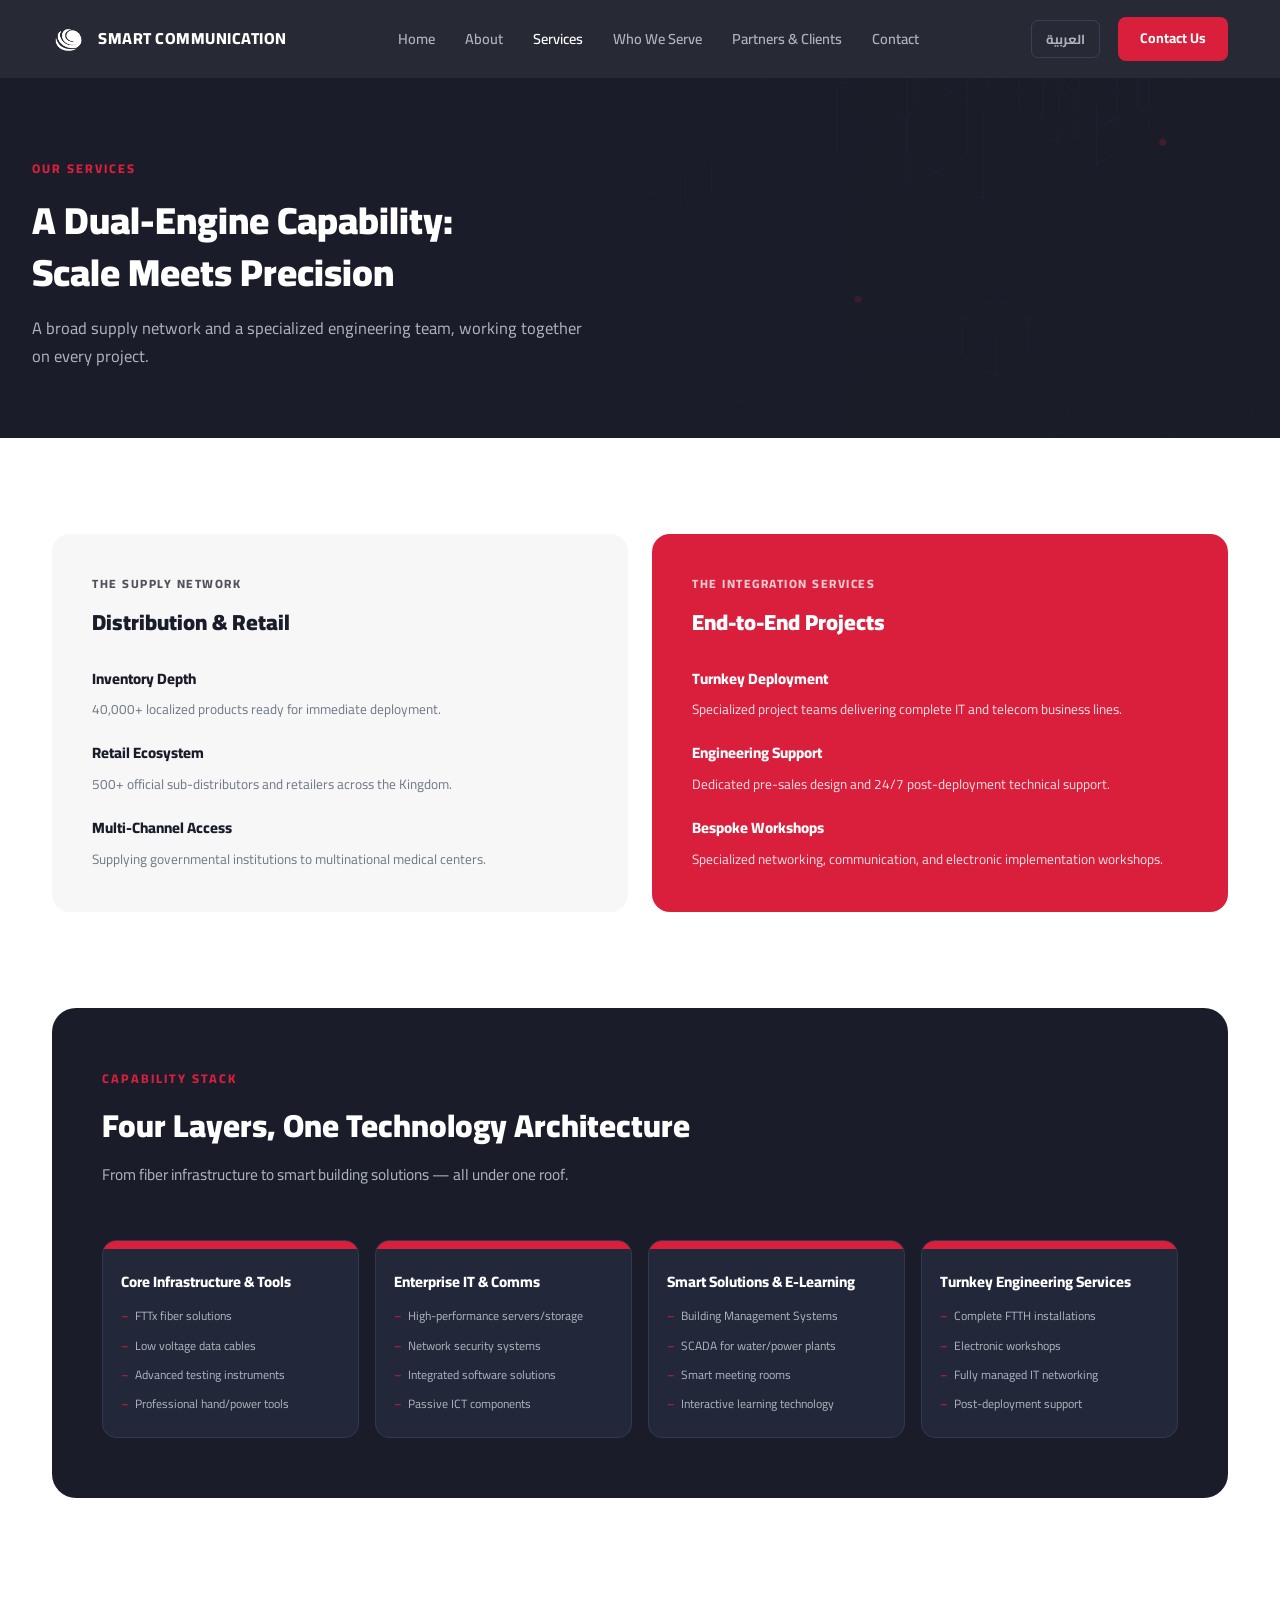
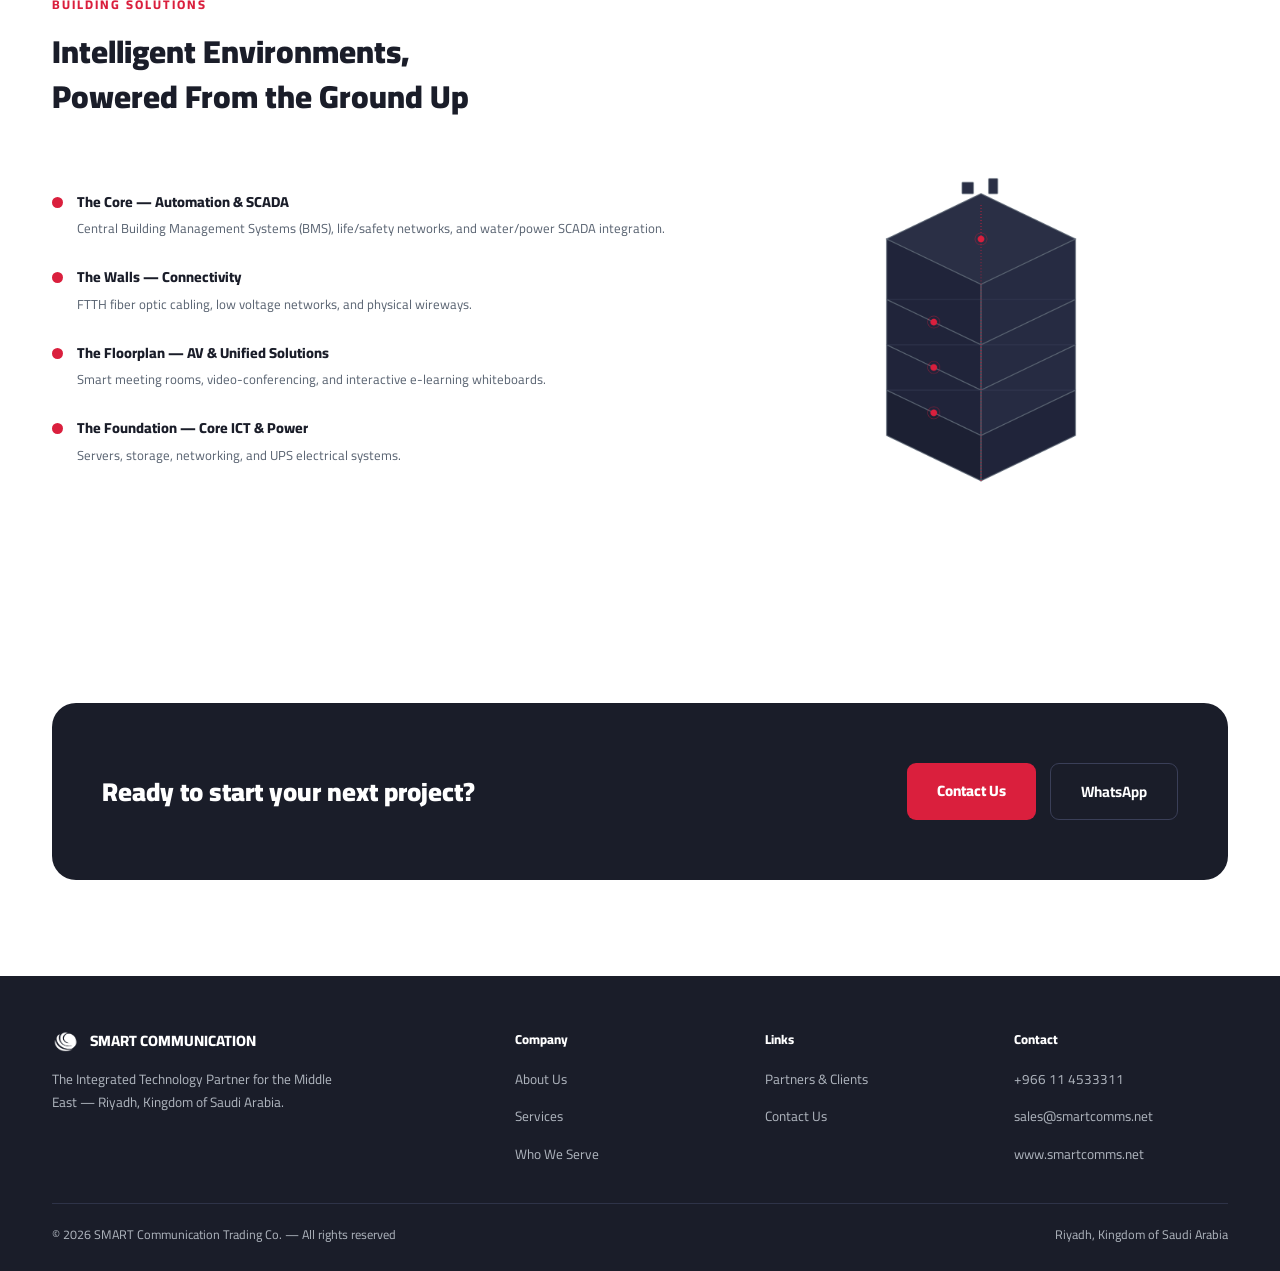
<file: en/services.html>
<!DOCTYPE html>
<html lang="en" dir="ltr">
<head>
<meta charset="UTF-8">
<meta name="viewport" content="width=device-width, initial-scale=1.0">
<title>Services — SMART Communication</title>
<link rel="stylesheet" href="../assets/styles.css">

</head>
<body>
<header>
  <div class="container nav-wrap">
    <a href="index.html" class="brand">
      <img src="../assets/logo_white.png" alt="SMART Communication">
      <span class="brand-text">SMART COMMUNICATION</span>
    </a>
    <nav><ul><li><a href="index.html" class="">Home</a></li><li><a href="about.html" class="">About</a></li><li><a href="services.html" class="active">Services</a></li><li><a href="who-we-serve.html" class="">Who We Serve</a></li><li><a href="partners.html" class="">Partners & Clients</a></li><li><a href="contact.html" class="">Contact</a></li></ul></nav>
    <div class="nav-right">
      <a href="../services.html" class="lang-switch">العربية</a>
      <a href="contact.html" class="nav-cta">Contact Us</a>
    </div>
  </div>
</header>

<section class="page-hero">
  <div class="page-hero-bg" style="background-image:url('../assets/blueprint_bg.png')"></div>
  <div class="page-hero-fade-ltr"></div>
  <div class="container page-hero-inner">
    <span class="eyebrow">OUR SERVICES</span>
    <h1>A Dual-Engine Capability:<br>Scale Meets Precision</h1>
    <p>A broad supply network and a specialized engineering team, working together on every project.</p>
  </div>
</section>

<section>
  <div class="container">
    <div class="engines">
      <div class="engine-card supply">
        <span class="engine-label">THE SUPPLY NETWORK</span>
        <h3>Distribution & Retail</h3>
        <ul><li><b>Inventory Depth</b><span>40,000+ localized products ready for immediate deployment.</span></li><li><b>Retail Ecosystem</b><span>500+ official sub-distributors and retailers across the Kingdom.</span></li><li><b>Multi-Channel Access</b><span>Supplying governmental institutions to multinational medical centers.</span></li></ul>
      </div>
      <div class="engine-card integration">
        <span class="engine-label">THE INTEGRATION SERVICES</span>
        <h3>End-to-End Projects</h3>
        <ul><li><b>Turnkey Deployment</b><span>Specialized project teams delivering complete IT and telecom business lines.</span></li><li><b>Engineering Support</b><span>Dedicated pre-sales design and 24/7 post-deployment technical support.</span></li><li><b>Bespoke Workshops</b><span>Specialized networking, communication, and electronic implementation workshops.</span></li></ul>
      </div>
    </div>
  </div>
</section>

<section style="padding-top:0;">
  <div class="container">
    <div class="stack-wrap">
      <div class="section-head">
        <span class="section-eyebrow">Capability Stack</span>
        <h2>Four Layers, One Technology Architecture</h2>
        <p>From fiber infrastructure to smart building solutions — all under one roof.</p>
      </div>
      <div class="stack-grid"><div class="stack-col"><div class="stack-cap"></div><div class="stack-body"><h4>Core Infrastructure & Tools</h4><ul><li>FTTx fiber solutions</li><li>Low voltage data cables</li><li>Advanced testing instruments</li><li>Professional hand/power tools</li></ul></div></div><div class="stack-col"><div class="stack-cap"></div><div class="stack-body"><h4>Enterprise IT & Comms</h4><ul><li>High-performance servers/storage</li><li>Network security systems</li><li>Integrated software solutions</li><li>Passive ICT components</li></ul></div></div><div class="stack-col"><div class="stack-cap"></div><div class="stack-body"><h4>Smart Solutions & E-Learning</h4><ul><li>Building Management Systems</li><li>SCADA for water/power plants</li><li>Smart meeting rooms</li><li>Interactive learning technology</li></ul></div></div><div class="stack-col"><div class="stack-cap"></div><div class="stack-body"><h4>Turnkey Engineering Services</h4><ul><li>Complete FTTH installations</li><li>Electronic workshops</li><li>Fully managed IT networking</li><li>Post-deployment support</li></ul></div></div></div>
    </div>
  </div>
</section>

<section style="padding-top:0;">
  <div class="container">
    <div class="section-head">
      <span class="section-eyebrow">Building Solutions</span>
      <h2>Intelligent Environments,<br>Powered From the Ground Up</h2>
    </div>
    <div class="layers-grid">
      <div><div class="layer-item"><div class="layer-dot"></div><div><h4>The Core — Automation & SCADA</h4><p>Central Building Management Systems (BMS), life/safety networks, and water/power SCADA integration.</p></div></div><div class="layer-item"><div class="layer-dot"></div><div><h4>The Walls — Connectivity</h4><p>FTTH fiber optic cabling, low voltage networks, and physical wireways.</p></div></div><div class="layer-item"><div class="layer-dot"></div><div><h4>The Floorplan — AV & Unified Solutions</h4><p>Smart meeting rooms, video-conferencing, and interactive e-learning whiteboards.</p></div></div><div class="layer-item"><div class="layer-dot"></div><div><h4>The Foundation — Core ICT & Power</h4><p>Servers, storage, networking, and UPS electrical systems.</p></div></div></div>
      <div style="text-align:center;"><img src="../assets/building.png" style="max-width:340px; margin:0 auto;" alt=""></div>
    </div>
  </div>
</section>

<section>
  <div class="container">
    <div class="cta">
      <h2>Ready to start your next project?</h2>
      <div class="cta-actions">
        <a href="contact.html" class="btn-primary">Contact Us</a>
        <a href="https://wa.me/966114533311" class="btn-secondary">WhatsApp</a>
      </div>
    </div>
  </div>
</section>

<footer>
  <div class="container">
    <div class="footer-grid">
      <div>
        <div class="footer-brand"><img src="../assets/logo_white.png" alt="logo"><span>SMART COMMUNICATION</span></div>
        <p style="font-size:13.5px; max-width:280px; color:var(--steel-light);">The Integrated Technology Partner for the Middle East — Riyadh, Kingdom of Saudi Arabia.</p>
      </div>
      <div class="footer-col">
        <h5>Company</h5>
        <ul>
          <li><a href="about.html">About Us</a></li>
          <li><a href="services.html">Services</a></li>
          <li><a href="who-we-serve.html">Who We Serve</a></li>
        </ul>
      </div>
      <div class="footer-col">
        <h5>Links</h5>
        <ul>
          <li><a href="partners.html">Partners & Clients</a></li>
          <li><a href="contact.html">Contact Us</a></li>
        </ul>
      </div>
      <div class="footer-col">
        <h5>Contact</h5>
        <ul>
          <li><a href="tel:+966114533311" dir="ltr" style="display:inline-block">+966 11 4533311</a></li>
          <li><a href="mailto:sales@smartcomms.net" dir="ltr" style="display:inline-block">sales@smartcomms.net</a></li>
          <li><a href="#" dir="ltr" style="display:inline-block">www.smartcomms.net</a></li>
        </ul>
      </div>
    </div>
    <div class="footer-bottom">
      <span>© 2026 SMART Communication Trading Co. — All rights reserved</span>
      <span>Riyadh, Kingdom of Saudi Arabia</span>
    </div>
  </div>
</footer>
</body>
</html>
</file>
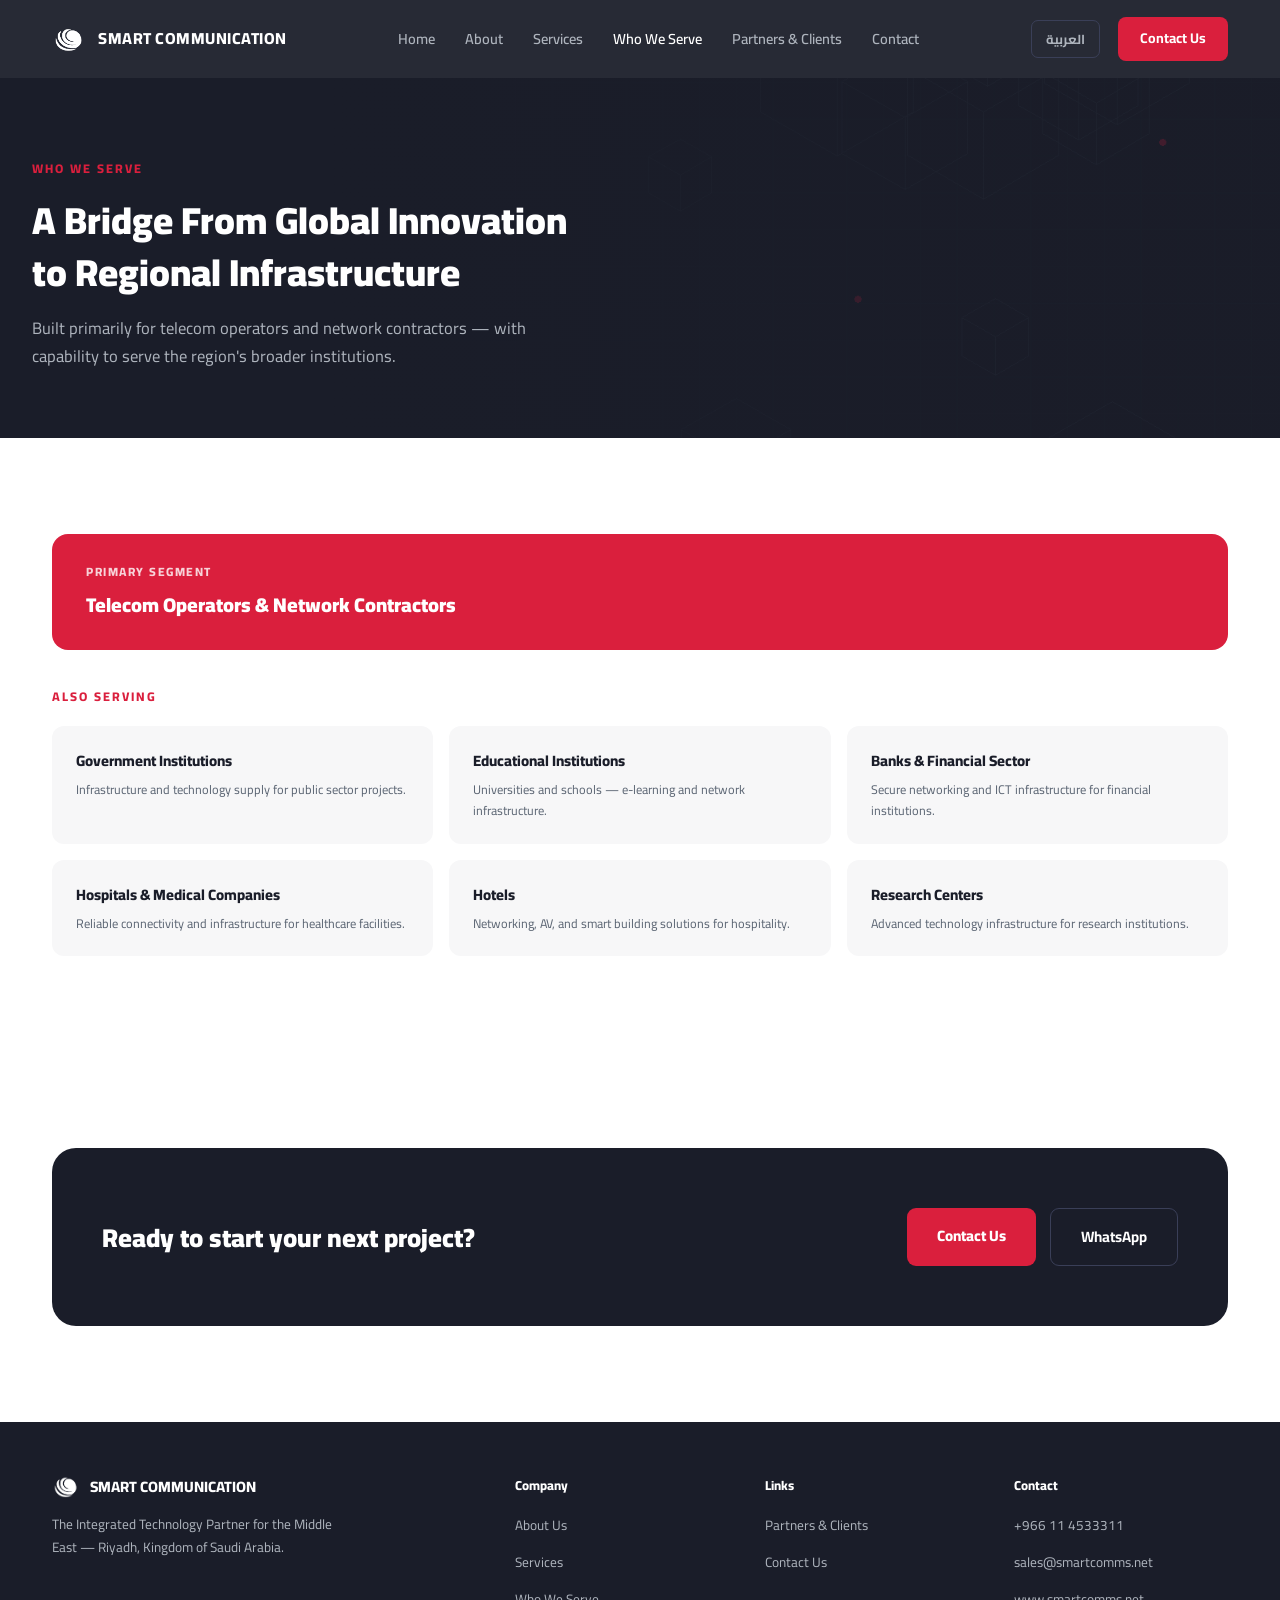
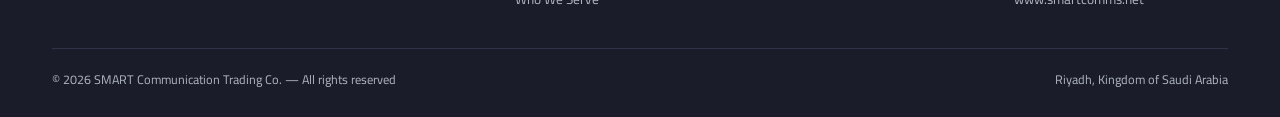
<file: en/who-we-serve.html>
<!DOCTYPE html>
<html lang="en" dir="ltr">
<head>
<meta charset="UTF-8">
<meta name="viewport" content="width=device-width, initial-scale=1.0">
<title>Who We Serve — SMART Communication</title>
<link rel="stylesheet" href="../assets/styles.css">

</head>
<body>
<header>
  <div class="container nav-wrap">
    <a href="index.html" class="brand">
      <img src="../assets/logo_white.png" alt="SMART Communication">
      <span class="brand-text">SMART COMMUNICATION</span>
    </a>
    <nav><ul><li><a href="index.html" class="">Home</a></li><li><a href="about.html" class="">About</a></li><li><a href="services.html" class="">Services</a></li><li><a href="who-we-serve.html" class="active">Who We Serve</a></li><li><a href="partners.html" class="">Partners & Clients</a></li><li><a href="contact.html" class="">Contact</a></li></ul></nav>
    <div class="nav-right">
      <a href="../who-we-serve.html" class="lang-switch">العربية</a>
      <a href="contact.html" class="nav-cta">Contact Us</a>
    </div>
  </div>
</header>

<section class="page-hero">
  <div class="page-hero-bg" style="background-image:url('../assets/blueprint_bg.png')"></div>
  <div class="page-hero-fade-ltr"></div>
  <div class="container page-hero-inner">
    <span class="eyebrow">WHO WE SERVE</span>
    <h1>A Bridge From Global Innovation<br>to Regional Infrastructure</h1>
    <p>Built primarily for telecom operators and network contractors — with capability to serve the region's broader institutions.</p>
  </div>
</section>

<section>
  <div class="container">
    <div class="serve-primary">
      <span>PRIMARY SEGMENT</span>
      <strong>Telecom Operators & Network Contractors</strong>
    </div>
    <div class="section-eyebrow" style="margin-top:36px; margin-bottom:18px;">ALSO SERVING</div>
    <div class="serve-grid"><div class="serve-item" style="font-weight:700;"><div style="font-size:15px; font-weight:800; margin-bottom:6px;">Government Institutions</div><div style="font-size:12.5px; color:var(--steel); font-weight:400;">Infrastructure and technology supply for public sector projects.</div></div><div class="serve-item" style="font-weight:700;"><div style="font-size:15px; font-weight:800; margin-bottom:6px;">Educational Institutions</div><div style="font-size:12.5px; color:var(--steel); font-weight:400;">Universities and schools — e-learning and network infrastructure.</div></div><div class="serve-item" style="font-weight:700;"><div style="font-size:15px; font-weight:800; margin-bottom:6px;">Banks & Financial Sector</div><div style="font-size:12.5px; color:var(--steel); font-weight:400;">Secure networking and ICT infrastructure for financial institutions.</div></div><div class="serve-item" style="font-weight:700;"><div style="font-size:15px; font-weight:800; margin-bottom:6px;">Hospitals & Medical Companies</div><div style="font-size:12.5px; color:var(--steel); font-weight:400;">Reliable connectivity and infrastructure for healthcare facilities.</div></div><div class="serve-item" style="font-weight:700;"><div style="font-size:15px; font-weight:800; margin-bottom:6px;">Hotels</div><div style="font-size:12.5px; color:var(--steel); font-weight:400;">Networking, AV, and smart building solutions for hospitality.</div></div><div class="serve-item" style="font-weight:700;"><div style="font-size:15px; font-weight:800; margin-bottom:6px;">Research Centers</div><div style="font-size:12.5px; color:var(--steel); font-weight:400;">Advanced technology infrastructure for research institutions.</div></div></div>
  </div>
</section>

<section>
  <div class="container">
    <div class="cta">
      <h2>Ready to start your next project?</h2>
      <div class="cta-actions">
        <a href="contact.html" class="btn-primary">Contact Us</a>
        <a href="https://wa.me/966114533311" class="btn-secondary">WhatsApp</a>
      </div>
    </div>
  </div>
</section>

<footer>
  <div class="container">
    <div class="footer-grid">
      <div>
        <div class="footer-brand"><img src="../assets/logo_white.png" alt="logo"><span>SMART COMMUNICATION</span></div>
        <p style="font-size:13.5px; max-width:280px; color:var(--steel-light);">The Integrated Technology Partner for the Middle East — Riyadh, Kingdom of Saudi Arabia.</p>
      </div>
      <div class="footer-col">
        <h5>Company</h5>
        <ul>
          <li><a href="about.html">About Us</a></li>
          <li><a href="services.html">Services</a></li>
          <li><a href="who-we-serve.html">Who We Serve</a></li>
        </ul>
      </div>
      <div class="footer-col">
        <h5>Links</h5>
        <ul>
          <li><a href="partners.html">Partners & Clients</a></li>
          <li><a href="contact.html">Contact Us</a></li>
        </ul>
      </div>
      <div class="footer-col">
        <h5>Contact</h5>
        <ul>
          <li><a href="tel:+966114533311" dir="ltr" style="display:inline-block">+966 11 4533311</a></li>
          <li><a href="mailto:sales@smartcomms.net" dir="ltr" style="display:inline-block">sales@smartcomms.net</a></li>
          <li><a href="#" dir="ltr" style="display:inline-block">www.smartcomms.net</a></li>
        </ul>
      </div>
    </div>
    <div class="footer-bottom">
      <span>© 2026 SMART Communication Trading Co. — All rights reserved</span>
      <span>Riyadh, Kingdom of Saudi Arabia</span>
    </div>
  </div>
</footer>
</body>
</html>
</file>
<file: assets/styles.css>
@import url('https://fonts.googleapis.com/css2?family=Cairo:wght@400;600;700;800;900&display=swap');

:root{
  --red:#DA1F3D;
  --red-dark:#A81530;
  --ink:#1A1D29;
  --ink2:#23273A;
  --steel:#5A6472;
  --steel-light:#AEB4BD;
  --paper:#F7F7F8;
  --white:#FFFFFF;
}
*{margin:0;padding:0;box-sizing:border-box;}
body{
  font-family:'Cairo',sans-serif;
  background:var(--white);
  color:var(--ink);
  line-height:1.7;
}
a{text-decoration:none; color:inherit;}
ul{list-style:none;}
img{max-width:100%; display:block;}
.container{max-width:1240px; margin:0 auto; padding:0 32px;}

/* ===== Header ===== */
header{
  position:sticky; top:0; z-index:50;
  background:rgba(26,29,41,0.94);
  backdrop-filter:blur(8px);
}
.nav-wrap{display:flex; align-items:center; justify-content:space-between; height:78px;}
.brand{display:flex; align-items:center; gap:12px;}
.brand img{width:34px;}
.brand-text{color:var(--white); font-weight:800; font-size:16px; letter-spacing:0.5px;}
nav ul{display:flex; gap:30px; align-items:center;}
nav a{color:var(--steel-light); font-size:14.5px; font-weight:600; transition:color .2s;}
nav a:hover, nav a.active{color:var(--white);}
.nav-right{display:flex; align-items:center; gap:18px;}
.lang-switch{
  color:var(--steel-light); font-size:13px; font-weight:700; border:1px solid #3A3F58;
  padding:7px 14px; border-radius:7px; transition:border-color .2s, color .2s;
}
.lang-switch:hover{border-color:var(--steel-light); color:var(--white);}
.nav-cta{
  background:var(--red); color:var(--white); padding:10px 22px; border-radius:8px;
  font-weight:700; font-size:14px; transition:background .2s;
}
.nav-cta:hover{background:var(--red-dark);}

/* ===== Page hero (inner pages) ===== */
.page-hero{
  position:relative; background:var(--ink); color:var(--white); overflow:hidden;
  padding:76px 0 68px;
}
.page-hero-bg{position:absolute; inset:0; background-size:cover; background-position:center; opacity:0.5;}
.page-hero-fade-rtl{position:absolute; inset:0; background:linear-gradient(270deg, var(--ink) 25%, rgba(26,29,41,0.35) 80%);}
.page-hero-fade-ltr{position:absolute; inset:0; background:linear-gradient(90deg, var(--ink) 25%, rgba(26,29,41,0.35) 80%);}
.page-hero-inner{position:relative; z-index:2; max-width:680px;}
[dir="rtl"] .page-hero-inner{margin-inline-start:0; margin-inline-end:auto;}
[dir="ltr"] .page-hero-inner{margin-inline-start:0; margin-inline-end:auto;}
.eyebrow{
  display:inline-block; font-size:12.5px; font-weight:800; letter-spacing:2px;
  color:var(--red); text-transform:uppercase; margin-bottom:16px;
}
.page-hero h1{font-size:38px; font-weight:900; line-height:1.35; margin-bottom:16px;}
.page-hero p{font-size:16.5px; color:var(--steel-light); max-width:560px;}

/* ===== Hero (home only, larger) ===== */
.hero{position:relative; background:var(--ink); color:var(--white); overflow:hidden; padding:80px 0 64px;}
.hero-bg{position:absolute; inset:0; background-size:cover; background-position:center; opacity:0.8;}
.hero-inner{position:relative; z-index:2; max-width:720px;}
[dir="rtl"] .hero-inner{margin-inline-start:0; margin-inline-end:auto;}
[dir="ltr"] .hero-inner{margin-inline-start:0; margin-inline-end:auto;}
.hero h1{font-size:46px; font-weight:900; line-height:1.35; margin-bottom:26px;}
.hero p{font-size:18px; color:var(--steel-light); max-width:560px; margin-bottom:38px;}
.hero-actions{display:flex; gap:16px; flex-wrap:wrap;}

.btn-primary{
  background:var(--red); color:var(--white); padding:15px 30px; border-radius:9px;
  font-weight:800; font-size:15px; display:inline-block; transition:transform .15s, background .2s; border:none; cursor:pointer;
}
.btn-primary:hover{background:var(--red-dark); transform:translateY(-1px);}
.btn-secondary{
  border:1.5px solid #3A3F58; color:var(--white); padding:15px 30px; border-radius:9px;
  font-weight:700; font-size:15px; display:inline-block; transition:border-color .2s; background:transparent; cursor:pointer;
}
.btn-secondary:hover{border-color:var(--steel-light);}
.btn-secondary.on-light{color:var(--ink); border-color:#D8D8DC;}
.btn-secondary.on-light:hover{border-color:var(--steel);}

/* ===== Stats strip ===== */
.stats{background:var(--paper); padding:56px 0; border-bottom:1px solid #ECECEE;}
.stats-grid{display:grid; grid-template-columns:repeat(4,1fr); gap:24px; text-align:center;}
.stat-num{font-size:36px; font-weight:900; color:var(--red); margin-bottom:6px;}
.stat-label{font-size:13px; color:var(--steel); font-weight:700;}

/* ===== Section shell ===== */
section{padding:96px 0;}
section.tight{padding:64px 0;}
.section-head{max-width:640px; margin-bottom:52px;}
[dir="rtl"] .section-head{margin-inline-start:0; margin-inline-end:auto;}
[dir="ltr"] .section-head{margin-inline-start:0; margin-inline-end:auto;}
.section-head.center{margin-inline:auto; text-align:center;}
.section-eyebrow{
  font-size:12.5px; font-weight:800; letter-spacing:2px; color:var(--red);
  text-transform:uppercase; margin-bottom:14px; display:block;
}
.section-head h2{font-size:32px; font-weight:900; line-height:1.4; color:var(--ink);}
.section-head p{margin-top:14px; font-size:15.5px; color:var(--steel);}

/* ===== Dual engine ===== */
.engines{display:grid; grid-template-columns:1fr 1fr; gap:24px;}
.engine-card{border-radius:18px; padding:40px;}
.engine-card.supply{background:var(--paper);}
.engine-card.integration{background:var(--red); color:var(--white);}
.engine-label{font-size:12px; font-weight:800; letter-spacing:1.5px; text-transform:uppercase; opacity:0.75; margin-bottom:10px; display:block;}
.engine-card h3{font-size:22px; font-weight:900; margin-bottom:24px;}
.engine-card ul{display:flex; flex-direction:column; gap:18px;}
.engine-card li b{display:block; font-size:15px; font-weight:800; margin-bottom:4px;}
.engine-card li span{font-size:13.5px; opacity:0.85; line-height:1.6;}
.engine-card.supply li span{color:var(--steel);}

/* ===== Capability stack ===== */
.stack-wrap{background:var(--ink); border-radius:24px; padding:60px 50px;}
.stack-wrap .section-head h2{color:var(--white);}
.stack-wrap .section-head p{color:var(--steel-light);}
.stack-grid{display:grid; grid-template-columns:repeat(4,1fr); gap:16px;}
.stack-col{border-radius:14px; overflow:hidden; background:var(--ink2); border:1px solid #333850;}
.stack-cap{background:var(--red); height:8px;}
.stack-body{padding:22px 18px;}
.stack-body h4{font-size:15px; font-weight:800; color:var(--white); margin-bottom:14px; line-height:1.4;}
.stack-body ul{display:flex; flex-direction:column; gap:9px;}
.stack-body li{font-size:12px; color:var(--steel-light); position:relative; padding-inline-start:14px;}
[dir="rtl"] .stack-body li::before{content:"–"; position:absolute; right:0; color:var(--red);}
[dir="ltr"] .stack-body li::before{content:"–"; position:absolute; left:0; color:var(--red);}

/* ===== Pillars (Why SMART) ===== */
.pillars{display:grid; grid-template-columns:repeat(3,1fr); gap:20px;}
.pillar{background:var(--paper); border-radius:16px; padding:32px;}
.pillar .num{font-size:30px; font-weight:900; color:var(--red); margin-bottom:16px;}
.pillar h4{font-size:16.5px; font-weight:800; margin-bottom:10px;}
.pillar p{font-size:13.5px; color:var(--steel); line-height:1.7;}

/* ===== Who we serve ===== */
.serve-primary{background:var(--red); color:var(--white); border-radius:16px; padding:28px 34px; margin-bottom:20px;}
.serve-primary span{font-size:12px; font-weight:800; letter-spacing:1.5px; opacity:0.8; display:block; margin-bottom:6px;}
.serve-primary strong{font-size:20px; font-weight:900;}
.serve-grid{display:grid; grid-template-columns:repeat(3,1fr); gap:16px;}
.serve-item{background:var(--paper); border-radius:12px; padding:22px 24px; font-weight:800; font-size:14.5px; color:var(--ink);}

/* ===== Building / solutions layers ===== */
.layers-grid{display:grid; grid-template-columns:1.3fr 1fr; gap:40px; align-items:center;}
.layer-item{display:flex; gap:14px; margin-bottom:26px;}
.layer-dot{width:11px; height:11px; border-radius:50%; background:var(--red); margin-top:7px; flex-shrink:0;}
.layer-item h4{font-size:14.5px; font-weight:800; margin-bottom:4px;}
.layer-item p{font-size:13px; color:var(--steel); line-height:1.6;}

/* ===== Toolkit grid ===== */
.toolkit-groups{display:flex; flex-direction:column; gap:30px;}
.toolkit-label{font-size:12px; font-weight:800; letter-spacing:1.5px; color:var(--steel-light); text-transform:uppercase; margin-bottom:14px;}
.toolkit-row{display:grid; grid-template-columns:repeat(4,1fr); gap:14px;}
.toolkit-card{background:var(--ink2); border:1px solid #333850; border-radius:12px; padding:16px; text-align:center;}
.toolkit-card .ic{font-size:26px; margin-bottom:10px;}
.toolkit-card span{font-size:12px; font-weight:700; color:var(--white);}

/* ===== Partners / clients ===== */
.logo-block{background:var(--paper); border-radius:20px; padding:48px;}
.logo-block img{width:100%; max-width:1000px; margin:0 auto; opacity:0.92;}

/* ===== Contact ===== */
.contact-grid{display:grid; grid-template-columns:1fr 1fr; gap:48px;}
.info-row{display:flex; gap:16px; padding:20px 0; border-bottom:1px solid #ECECEE;}
.info-row:first-child{padding-top:0;}
.info-row .label{min-width:130px; font-weight:800; font-size:13.5px; color:var(--steel);}
.info-row .value{font-size:15px; font-weight:700;}
.info-row .value a{color:var(--ink);}
.whatsapp-btn{
  display:inline-flex; align-items:center; gap:10px; background:#25D366; color:var(--white);
  padding:14px 26px; border-radius:9px; font-weight:800; font-size:14.5px; margin-top:8px;
}
.form-group{margin-bottom:18px;}
.form-group label{display:block; font-size:13.5px; font-weight:700; margin-bottom:8px; color:var(--ink);}
.form-group input, .form-group textarea{
  width:100%; padding:13px 16px; border:1.5px solid #E2E2E6; border-radius:9px;
  font-family:'Cairo',sans-serif; font-size:14px; color:var(--ink); background:var(--paper);
}
.form-group textarea{min-height:120px; resize:vertical;}
.form-group input:focus, .form-group textarea:focus{outline:none; border-color:var(--red);}

/* ===== CTA ===== */
.cta{
  background:var(--ink); color:var(--white); border-radius:24px; padding:60px 50px;
  display:flex; justify-content:space-between; align-items:center; flex-wrap:wrap; gap:24px;
}
.cta h2{font-size:26px; font-weight:900; max-width:460px; line-height:1.5;}
.cta-actions{display:flex; gap:14px;}

/* ===== Footer ===== */
footer{background:var(--ink); color:var(--steel-light); padding:52px 0 26px;}
.footer-grid{display:grid; grid-template-columns:2fr 1fr 1fr 1fr; gap:36px; padding-bottom:36px; border-bottom:1px solid #2E3348;}
.footer-brand{display:flex; align-items:center; gap:10px; margin-bottom:14px;}
.footer-brand img{width:28px;}
.footer-brand span{color:var(--white); font-weight:800; font-size:15px;}
.footer-col h5{color:var(--white); font-size:13px; font-weight:800; margin-bottom:15px;}
.footer-col ul{display:flex; flex-direction:column; gap:10px;}
.footer-col a{font-size:13.5px; color:var(--steel-light);}
.footer-bottom{padding-top:20px; font-size:12.5px; display:flex; justify-content:space-between; flex-wrap:wrap; gap:10px;}

@media (max-width: 900px){
  .stats-grid{grid-template-columns:repeat(2,1fr);}
  .engines, .stack-grid, .serve-grid, .pillars, .contact-grid, .layers-grid, .toolkit-row{grid-template-columns:1fr;}
  .footer-grid{grid-template-columns:1fr 1fr;}
  .hero h1, .page-hero h1{font-size:30px;}
  nav ul{display:none;}
}
</file>
